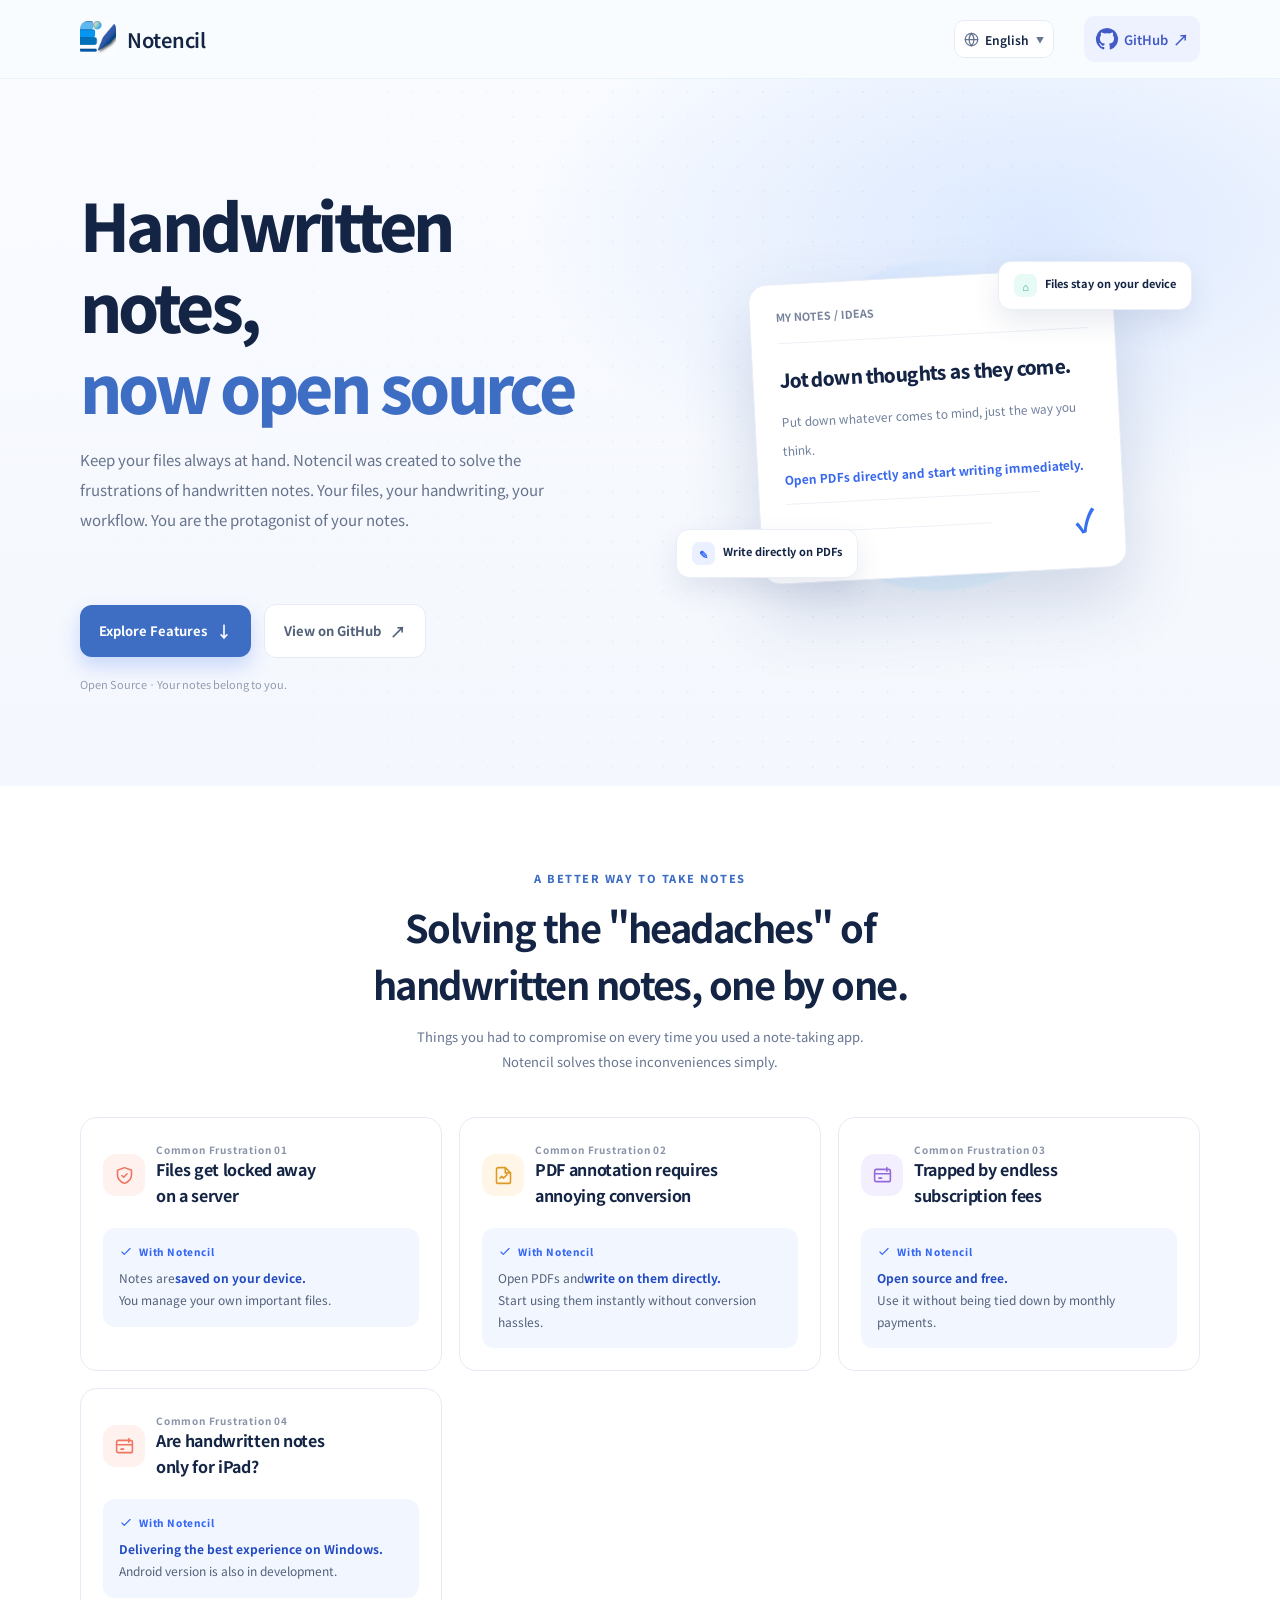
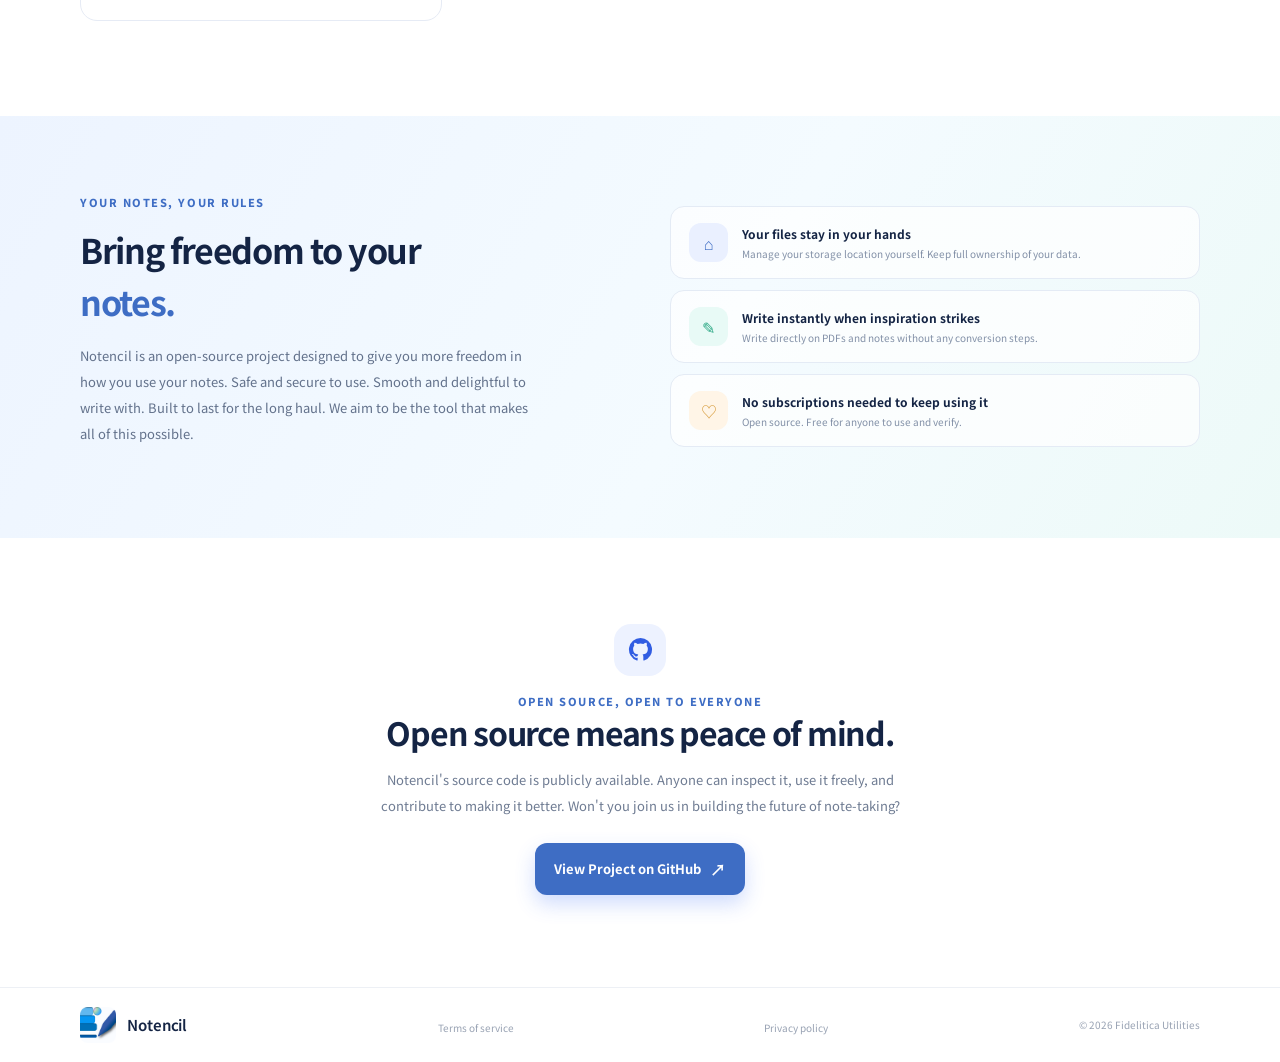
<file: index.html>
<!doctype html>
<html lang="ja">

<script src="./res/script.js" defer></script>

<head>
    <meta charset="utf-8">
    <meta name="viewport" content="width=device-width, initial-scale=1">
    <meta name="theme-color" content="#f5f8ff">
    <meta name="description" content="手書きノートの不満を解決する、オープンソースのノートアプリ Notencil。ファイルはあなたの手元に。PDFにそのまま書き込み。買い切りで、ずっと自由に。">
    <title>Notencil</title>
    <link rel="icon" href="res/notencil.ico">
    <link rel="stylesheet" href="res/site.css">
</head>

<body>
    <header class="site-header">
        <div class="wrap nav">
            <a class="brand" href="#top" aria-label="Notencil Home">
                <img src="res/notencil_icon5.png" width="36" height="36" alt="">
                <span>Notencil</span>
            </a>

            <nav class="navlinks" aria-label="メインナビゲーション">
                <!-- 言語切り替えコンボボックス -->
                <div class="lang-picker">
                    <svg class="lang-icon" viewBox="0 0 24 24" fill="none" stroke="currentColor" stroke-width="2"
                        stroke-linecap="round" stroke-linejoin="round">
                        <circle cx="12" cy="12" r="10"></circle>
                        <line x1="2" y1="12" x2="22" y2="12"></line>
                        <path
                            d="M12 2a15.3 15.3 0 0 1 4 10 15.3 15.3 0 0 1-4 10 15.3 15.3 0 0 1-4-10 15.3 15.3 0 0 1 4-10z">
                        </path>
                    </svg>
                    <select id="langSwitch" aria-label="言語選択">
                        <option value="en">English</option>
                        <option value="ja">日本語</option>
                    </select>
                    <span class="select-arrow">▼</span>
                </div>
                <a class="nav-cta" href="https://github.com/search?q=Notencil&type=repositories" target="_blank"
                    rel="noreferrer">
                    <svg class="cta-icon" viewBox="0 0 24 24" fill="currentColor" aria-hidden="true">
                        <path
                            d="M12 .9a11.1 11.1 0 0 0-3.51 21.63c.56.1.76-.24.76-.54v-2.08c-3.1.67-3.75-1.32-3.75-1.32-.5-1.28-1.24-1.62-1.24-1.62-1.01-.69.08-.68.08-.68 1.12.08 1.7 1.15 1.7 1.15.99 1.69 2.59 1.2 3.22.91.1-.72.39-1.2.7-1.48-2.47-.28-5.07-1.24-5.07-5.5 0-1.21.43-2.2 1.15-2.97-.12-.28-.5-1.41.11-2.93 0 0 .94-.3 3.05 1.14a10.6 10.6 0 0 1 5.55 0c2.12-1.44 3.04-1.14 3.04-1.14.61 1.52.23 2.65.12 2.93.71.77 1.14 1.76 1.14 2.97 0 4.27-2.6 5.21-5.08 5.49.4.34.75 1.02.75 2.06v3.07c0 .3.2.65.77.54A11.1 11.1 0 0 0 12 .9Z" />
                    </svg>
                    GitHub
                    <span class="arrow">↗</span>
                </a>
            </nav>
        </div>
    </header>
    <main id="top">
        <section class="hero">
            <div class="wrap hero-grid">
                <div class="hero-copy">
                    <h1>Handwritten notes,<br><span>now open source</span></h1>
                    <p class="lead">Keep your files always at hand. Notencil was created to
                        solve
                        the frustrations of
                        handwritten notes. Your files, your handwriting, your workflow. You are the protagonist of your
                        notes. </p><br>
                    <script type="module" src="https://get.microsoft.com/badge/ms-store-badge.bundled.js"></script>
                    <ms-store-badge productid="9pppbn1xxrl9" productname="Notencil" window-mode="direct" theme="auto"
                        size="small" language="ja" animation="on">
                    </ms-store-badge>
                    <div class="actions"><a class="btn primary" href="#features">Explore Features <span
                                class="arrow">↓</span></a><a class="btn secondary"
                            href="https://github.com/search?q=Notencil&type=repositories" target="_blank"
                            rel="noreferrer">View on GitHub<span class="arrow">↗</span></a></div>
                    <div class="hero-note">Open Source · Your notes belong to you.</div>
                </div>
                <div class="visual" aria-label="Notencilでノートに書き込むイメージ">
                    <div class="orb"></div>
                    <div class="paper">
                        <div class="paper-top"><span>MY NOTES / IDEAS</span><span
                                class="dots"><b></b><b></b><b></b></span></div>
                        <div class="page-title">Jot down thoughts as they come.</div>
                        <div class="scribble">Put down whatever comes to mind, just the way you think.<br><span
                                class="blue-ink">Open PDFs directly and start writing immediately.</span><br><span
                                class="underline"></span><br><span class="underline" style="width:66%"></span></div>
                        <div class="scribblemark">✓</div>
                    </div>
                    <div class="float local"><span class="ficon">⌂</span>Files stay on your device</div>
                    <div class="float pdf"><span class="ficon">✎</span>Write directly on PDFs</div>
                </div>
            </div>
        </section>
        <section class="pain" id="features">
            <div class="wrap">
                <div class="section-head">
                    <div class="kicker">A BETTER WAY TO TAKE NOTES</div>
                    <h2>Solving the "headaches" of<br>handwritten notes, one by one.</h2>
                    <p>Things you had to compromise on every time you used a note-taking
                        app.<br>Notencil solves those inconveniences simply.</p>
                </div>
                <div class="cards">
                    <article class="card">
                        <div class="card-top">
                            <div class="card-icon"><svg viewBox="0 0 24 24" fill="none">
                                    <path d="M12 3 20 6v5c0 5-3.4 8.2-8 10-4.6-1.8-8-5-8-10V6l8-3Z"
                                        stroke="currentColor" stroke-width="1.8" stroke-linejoin="round" />
                                    <path d="m9 12 2 2 4-4" stroke="currentColor" stroke-width="1.8"
                                        stroke-linecap="round" stroke-linejoin="round" />
                                </svg></div>
                            <div>
                                <div class="worry-label">Common Frustration 01</div>
                                <h3>Files get locked away<br>on a server</h3>
                            </div>
                        </div>
                        <div class="solution">
                            <div class="solution-label"><svg viewBox="0 0 24 24" fill="none">
                                    <path d="m5 12 4 4L19 6" stroke="currentColor" stroke-width="2"
                                        stroke-linecap="round" stroke-linejoin="round" />
                                </svg> With Notencil</div>
                            <p>Notes are<strong>saved on your device.</strong><br>You manage your own important files.
                            </p>
                        </div>
                    </article>
                    <article class="card">
                        <div class="card-top">
                            <div class="card-icon"><svg viewBox="0 0 24 24" fill="none">
                                    <path d="M14 3H6a2 2 0 0 0-2 2v14a2 2 0 0 0 2 2h12a2 2 0 0 0 2-2V9l-6-6Z"
                                        stroke="currentColor" stroke-width="1.8" stroke-linejoin="round" />
                                    <path d="M14 3v6h6M8 15l2-2 2 2 4-4" stroke="currentColor" stroke-width="1.8"
                                        stroke-linecap="round" stroke-linejoin="round" />
                                </svg></div>
                            <div>
                                <div class="worry-label">Common Frustration 02</div>
                                <h3>PDF annotation requires<br>annoying conversion</h3>
                            </div>
                        </div>
                        <div class="solution">
                            <div class="solution-label"><svg viewBox="0 0 24 24" fill="none">
                                    <path d="m5 12 4 4L19 6" stroke="currentColor" stroke-width="2"
                                        stroke-linecap="round" stroke-linejoin="round" />
                                </svg> With Notencil</div>
                            <p>Open PDFs and<strong>write on them directly.</strong><br>Start using them instantly
                                without conversion hassles.</p>
                        </div>
                    </article>
                    <article class="card">
                        <div class="card-top">
                            <div class="card-icon"><svg viewBox="0 0 24 24" fill="none">
                                    <rect x="3" y="5" width="18" height="14" rx="2" stroke="currentColor"
                                        stroke-width="1.8" />
                                    <path d="M3 10h18M8 15h3" stroke="currentColor" stroke-width="1.8"
                                        stroke-linecap="round" />
                                    <path d="M17 3v4" stroke="currentColor" stroke-width="1.8" stroke-linecap="round" />
                                </svg></div>
                            <div>
                                <div class="worry-label">Common Frustration 03</div>
                                <h3>Trapped by endless<br>subscription fees</h3>
                            </div>
                        </div>
                        <div class="solution">
                            <div class="solution-label"><svg viewBox="0 0 24 24" fill="none">
                                    <path d="m5 12 4 4L19 6" stroke="currentColor" stroke-width="2"
                                        stroke-linecap="round" stroke-linejoin="round" />
                                </svg> With Notencil</div>
                            <p><strong>Open source and free.</strong><br>Use it without being tied down by monthly
                                payments.</p>
                        </div>
                    </article>
                    <article class="card">
                        <div class="card-top">
                            <div class="card-icon"><svg viewBox="0 0 24 24" fill="none">
                                    <rect x="3" y="5" width="18" height="14" rx="2" stroke="currentColor"
                                        stroke-width="1.8" />
                                    <path d="M3 10h18M8 15h3" stroke="currentColor" stroke-width="1.8"
                                        stroke-linecap="round" />
                                    <path d="M17 3v4" stroke="currentColor" stroke-width="1.8" stroke-linecap="round" />
                                </svg></div>
                            <div>
                                <div class="worry-label">Common Frustration 04</div>
                                <h3>Are handwritten notes<br>only for iPad?</h3>
                            </div>
                        </div>
                        <div class="solution">
                            <div class="solution-label"><svg viewBox="0 0 24 24" fill="none">
                                    <path d="m5 12 4 4L19 6" stroke="currentColor" stroke-width="2"
                                        stroke-linecap="round" stroke-linejoin="round" />
                                </svg> With Notencil</div>
                            <p><strong>Delivering the best experience on Windows.</strong><br>Android version is also in
                                development.</p>
                        </div>
                    </article>
                </div>
            </div>
        </section>
        <section class="principle">
            <div class="wrap principle-grid">
                <div>
                    <div class="kicker">YOUR NOTES, YOUR RULES</div>
                    <h2>Bring freedom to your<br><span>notes.</span></h2>
                    <p>Notencil is an open-source project designed to give you more freedom in how you use your notes.
                        Safe and secure to use. Smooth and delightful to write with. Built to last for the long haul. We
                        aim to be the tool that makes all of this possible.</p>
                </div>
                <div class="pillars">
                    <div class="pillar"><span class="pillar-icon">⌂</span>
                        <div><strong>Your files stay in your hands</strong><small>Manage your storage location yourself.
                                Keep full ownership of your data.</small></div>
                    </div>
                    <div class="pillar"><span class="pillar-icon">✎</span>
                        <div><strong>Write instantly when inspiration
                                strikes</strong><small>Write directly on PDFs and notes without any conversion
                                steps.</small></div>
                    </div>
                    <div class="pillar"><span class="pillar-icon">♡</span>
                        <div><strong>No subscriptions needed to keep using
                                it</strong><small>Open source. Free for anyone to use and verify.</small></div>
                    </div>
                </div>
            </div>
        </section>
        <section class="open-source" id="open-source">
            <div class="wrap">
                <div class="github-icon">
                    <svg viewBox="0 0 24 24" fill="currentColor" aria-hidden="true">
                        <path
                            d="M12 .9a11.1 11.1 0 0 0-3.51 21.63c.56.1.76-.24.76-.54v-2.08c-3.1.67-3.75-1.32-3.75-1.32-.5-1.28-1.24-1.62-1.24-1.62-1.01-.69.08-.68.08-.68 1.12.08 1.7 1.15 1.7 1.15.99 1.69 2.59 1.2 3.22.91.1-.72.39-1.2.7-1.48-2.47-.28-5.07-1.24-5.07-5.5 0-1.21.43-2.2 1.15-2.97-.12-.28-.5-1.41.11-2.93 0 0 .94-.3 3.05 1.14a10.6 10.6 0 0 1 5.55 0c2.12-1.44 3.04-1.14 3.04-1.14.61 1.52.23 2.65.12 2.93.71.77 1.14 1.76 1.14 2.97 0 4.27-2.6 5.21-5.08 5.49.4.34.75 1.02.75 2.06v3.07c0 .3.2.65.77.54A11.1 11.1 0 0 0 12 .9Z" />
                    </svg>
                </div>
                <div class="kicker">OPEN SOURCE, OPEN TO EVERYONE</div>
                <h2>Open source means peace of mind.</h2>
                <p>Notencil's source code is publicly available. Anyone can inspect it, use it freely, and contribute to
                    making it better. Won't you join us in building the future of note-taking?</p><a class="btn primary"
                    href="https://github.com/search?q=Notencil&type=repositories" target="_blank" rel="noreferrer">View
                    Project on GitHub <span class="arrow">↗</span></a>
            </div>
        </section>
    </main>
    <footer class="foot">
        <div class="wrap foot-inner">
            <a class="brand" href="#top">
                <img src="res/notencil_icon5.png" width="36" height="36" alt="">
                <span> Notencil </span>
            </a>
            <a href="./terms.html"> <span class="copyright"> Terms of service </span> </a>
            <a href="./privacy.html"> <span class="copyright"> Privacy policy </span> </a>
            <span class="copyright">© 2026 Fidelitica Utilities</span>
        </div>
    </footer>
</body>

</html>
</file>
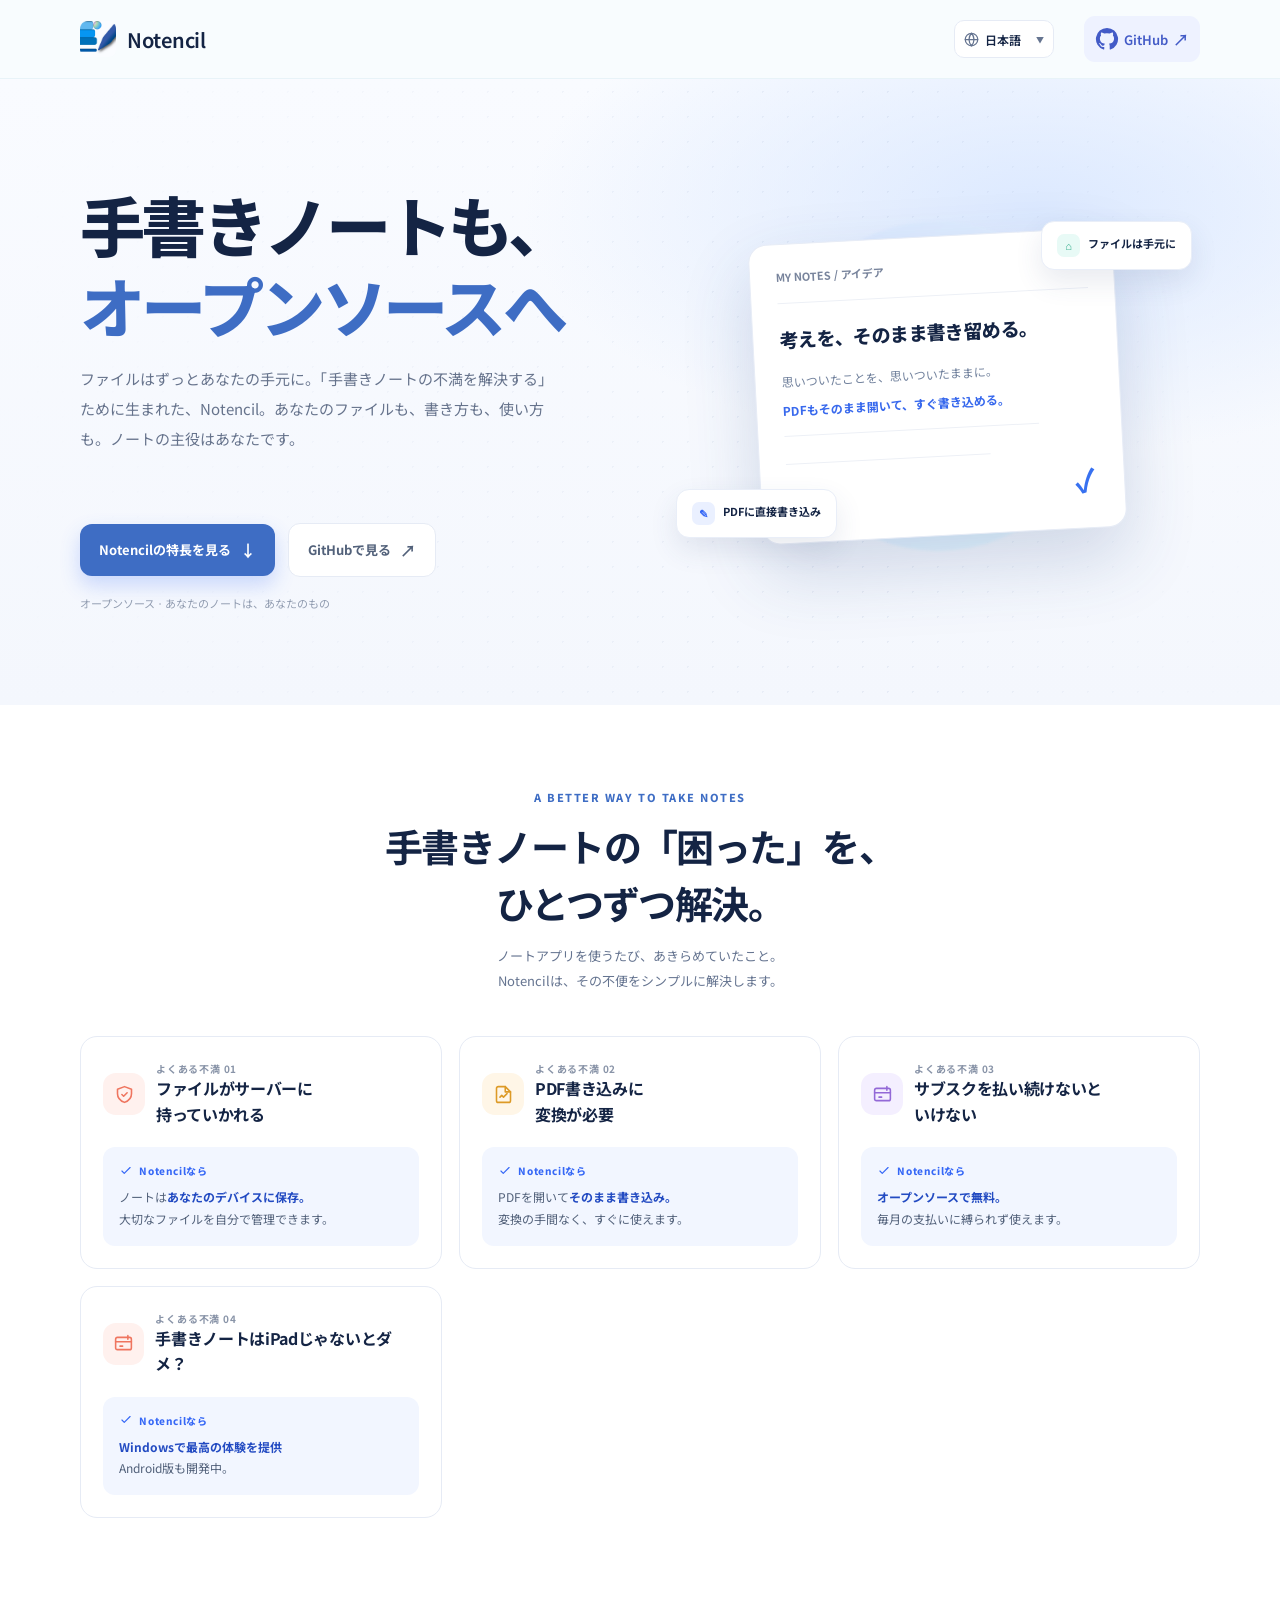
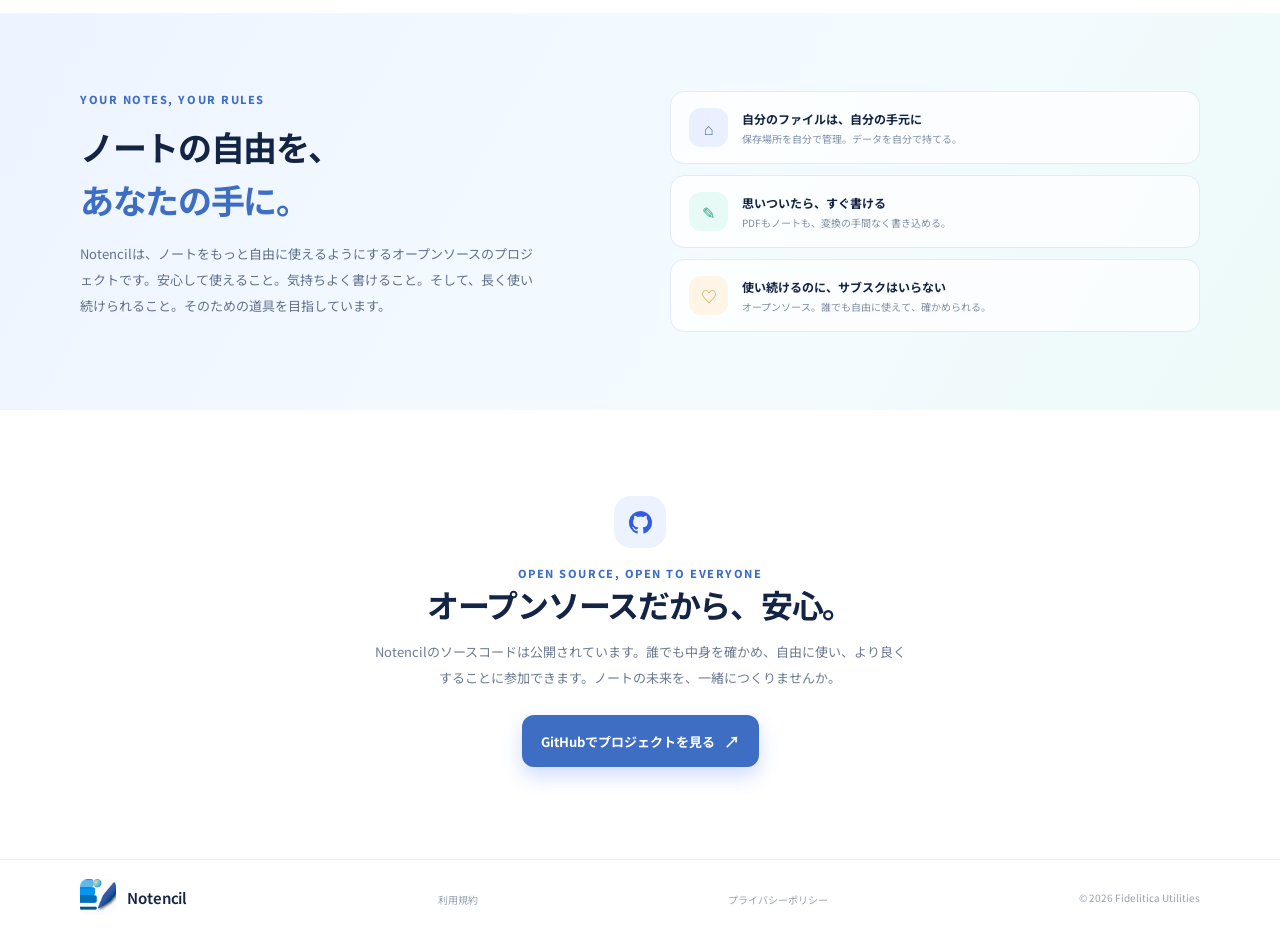
<file: ja/index.html>
<!doctype html>
<html lang="ja">

<script src="../res/script.js" defer></script>

<head>
    <meta charset="utf-8">
    <meta name="viewport" content="width=device-width, initial-scale=1">
    <meta name="theme-color" content="#f5f8ff">
    <meta name="description" content="手書きノートの不満を解決する、オープンソースのノートアプリ Notencil。ファイルはあなたの手元に。PDFにそのまま書き込み。買い切りで、ずっと自由に。">
    <title>Notencil</title>
    <link rel="icon" href="../res/notencil.ico">
    <link rel="stylesheet" href="../res/site.css">
</head>

<body>
    <header class="site-header">
        <div class="wrap nav">
            <a class="brand" href="#top" aria-label="Notencil ホーム">
                <img src="../res/notencil_icon5.png" width="36" height="36" alt="">
                <span>Notencil</span>
            </a>
            <nav class="navlinks" aria-label="メインナビゲーション">
                <!-- 言語切り替えコンボボックス -->
                <div class="lang-picker">
                    <svg class="lang-icon" viewBox="0 0 24 24" fill="none" stroke="currentColor" stroke-width="2"
                        stroke-linecap="round" stroke-linejoin="round">
                        <circle cx="12" cy="12" r="10"></circle>
                        <line x1="2" y1="12" x2="22" y2="12"></line>
                        <path
                            d="M12 2a15.3 15.3 0 0 1 4 10 15.3 15.3 0 0 1-4 10 15.3 15.3 0 0 1-4-10 15.3 15.3 0 0 1 4-10z">
                        </path>
                    </svg>
                    <select id="langSwitch" aria-label="言語選択">
                        <option value="en">English</option>
                        <option value="ja">日本語</option>
                    </select>
                    <span class="select-arrow">▼</span>
                </div>
                <a class="nav-cta" href="https://github.com/search?q=Notencil&type=repositories" target="_blank"
                    rel="noreferrer"><svg class="cta-icon" viewBox="0 0 24 24" fill="currentColor" aria-hidden="true">
                        <path
                            d="M12 .9a11.1 11.1 0 0 0-3.51 21.63c.56.1.76-.24.76-.54v-2.08c-3.1.67-3.75-1.32-3.75-1.32-.5-1.28-1.24-1.62-1.24-1.62-1.01-.69.08-.68.08-.68 1.12.08 1.7 1.15 1.7 1.15.99 1.69 2.59 1.2 3.22.91.1-.72.39-1.2.7-1.48-2.47-.28-5.07-1.24-5.07-5.5 0-1.21.43-2.2 1.15-2.97-.12-.28-.5-1.41.11-2.93 0 0 .94-.3 3.05 1.14a10.6 10.6 0 0 1 5.55 0c2.12-1.44 3.04-1.14 3.04-1.14.61 1.52.23 2.65.12 2.93.71.77 1.14 1.76 1.14 2.97 0 4.27-2.6 5.21-5.08 5.49.4.34.75 1.02.75 2.06v3.07c0 .3.2.65.77.54A11.1 11.1 0 0 0 12 .9Z" />
                    </svg>GitHub
                    <span class="arrow">↗</span>
                </a>
            </nav>
        </div>
    </header>
    <main id="top">
        <section class="hero">
            <div class="wrap hero-grid">
                <div class="hero-copy">
                    <h1>手書きノートも、<br><span>オープンソースへ</span></h1>
                    <p class="lead">ファイルはずっとあなたの手元に。「手書きノートの不満を解決する」ために生まれた、Notencil。あなたのファイルも、書き方も、使い方も。ノートの主役はあなたです。
                    </p><br>
                    <script type="module" src="https://get.microsoft.com/badge/ms-store-badge.bundled.js"></script>
                    <ms-store-badge productid="9pppbn1xxrl9" productname="Notencil" window-mode="direct" theme="auto"
                        size="small" language="ja" animation="on">
                    </ms-store-badge>
                    <div class="actions"><a class="btn primary" href="#why">Notencilの特長を見る <span
                                class="arrow">↓</span></a><a class="btn secondary"
                            href="https://github.com/search?q=Notencil&type=repositories" target="_blank"
                            rel="noreferrer">GitHubで見る <span class="arrow">↗</span></a></div>
                    <div class="hero-note">オープンソース · あなたのノートは、あなたのもの</div>
                </div>
                <div class="visual" aria-label="Notencilでノートに書き込むイメージ">
                    <div class="orb"></div>
                    <div class="paper">
                        <div class="paper-top"><span>MY NOTES / アイデア</span><span
                                class="dots"><b></b><b></b><b></b></span></div>
                        <div class="page-title">考えを、そのまま書き留める。</div>
                        <div class="scribble">思いついたことを、思いついたままに。<br><span
                                class="blue-ink">PDFもそのまま開いて、すぐ書き込める。</span><br><span class="underline"></span><br><span
                                class="underline" style="width:66%"></span></div>
                        <div class="scribblemark">✓</div>
                    </div>
                    <div class="float local"><span class="ficon">⌂</span>ファイルは手元に</div>
                    <div class="float pdf"><span class="ficon">✎</span>PDFに直接書き込み</div>
                </div>
            </div>
        </section>
        <section class="pain" id="why">
            <div class="wrap">
                <div class="section-head">
                    <div class="kicker">A BETTER WAY TO TAKE NOTES</div>
                    <h2>手書きノートの「困った」を、<br>ひとつずつ解決。</h2>
                    <p>ノートアプリを使うたび、あきらめていたこと。<br>Notencilは、その不便をシンプルに解決します。</p>
                </div>
                <div class="cards">
                    <article class="card">
                        <div class="card-top">
                            <div class="card-icon"><svg viewBox="0 0 24 24" fill="none">
                                    <path d="M12 3 20 6v5c0 5-3.4 8.2-8 10-4.6-1.8-8-5-8-10V6l8-3Z"
                                        stroke="currentColor" stroke-width="1.8" stroke-linejoin="round" />
                                    <path d="m9 12 2 2 4-4" stroke="currentColor" stroke-width="1.8"
                                        stroke-linecap="round" stroke-linejoin="round" />
                                </svg></div>
                            <div>
                                <div class="worry-label">よくある不満 01</div>
                                <h3>ファイルがサーバーに<br>持っていかれる</h3>
                            </div>
                        </div>
                        <div class="solution">
                            <div class="solution-label"><svg viewBox="0 0 24 24" fill="none">
                                    <path d="m5 12 4 4L19 6" stroke="currentColor" stroke-width="2"
                                        stroke-linecap="round" stroke-linejoin="round" />
                                </svg> Notencilなら</div>
                            <p>ノートは<strong>あなたのデバイスに保存。</strong><br>大切なファイルを自分で管理できます。</p>
                        </div>
                    </article>
                    <article class="card">
                        <div class="card-top">
                            <div class="card-icon"><svg viewBox="0 0 24 24" fill="none">
                                    <path d="M14 3H6a2 2 0 0 0-2 2v14a2 2 0 0 0 2 2h12a2 2 0 0 0 2-2V9l-6-6Z"
                                        stroke="currentColor" stroke-width="1.8" stroke-linejoin="round" />
                                    <path d="M14 3v6h6M8 15l2-2 2 2 4-4" stroke="currentColor" stroke-width="1.8"
                                        stroke-linecap="round" stroke-linejoin="round" />
                                </svg></div>
                            <div>
                                <div class="worry-label">よくある不満 02</div>
                                <h3>PDF書き込みに<br>変換が必要</h3>
                            </div>
                        </div>
                        <div class="solution">
                            <div class="solution-label"><svg viewBox="0 0 24 24" fill="none">
                                    <path d="m5 12 4 4L19 6" stroke="currentColor" stroke-width="2"
                                        stroke-linecap="round" stroke-linejoin="round" />
                                </svg> Notencilなら</div>
                            <p>PDFを開いて<strong>そのまま書き込み。</strong><br>変換の手間なく、すぐに使えます。</p>
                        </div>
                    </article>
                    <article class="card">
                        <div class="card-top">
                            <div class="card-icon"><svg viewBox="0 0 24 24" fill="none">
                                    <rect x="3" y="5" width="18" height="14" rx="2" stroke="currentColor"
                                        stroke-width="1.8" />
                                    <path d="M3 10h18M8 15h3" stroke="currentColor" stroke-width="1.8"
                                        stroke-linecap="round" />
                                    <path d="M17 3v4" stroke="currentColor" stroke-width="1.8" stroke-linecap="round" />
                                </svg></div>
                            <div>
                                <div class="worry-label">よくある不満 03</div>
                                <h3>サブスクを払い続けないと<br>いけない</h3>
                            </div>
                        </div>
                        <div class="solution">
                            <div class="solution-label"><svg viewBox="0 0 24 24" fill="none">
                                    <path d="m5 12 4 4L19 6" stroke="currentColor" stroke-width="2"
                                        stroke-linecap="round" stroke-linejoin="round" />
                                </svg> Notencilなら</div>
                            <p><strong>オープンソースで無料。</strong><br>毎月の支払いに縛られず使えます。</p>
                        </div>
                    </article>
                    <article class="card">
                        <div class="card-top">
                            <div class="card-icon"><svg viewBox="0 0 24 24" fill="none">
                                    <rect x="3" y="5" width="18" height="14" rx="2" stroke="currentColor"
                                        stroke-width="1.8" />
                                    <path d="M3 10h18M8 15h3" stroke="currentColor" stroke-width="1.8"
                                        stroke-linecap="round" />
                                    <path d="M17 3v4" stroke="currentColor" stroke-width="1.8" stroke-linecap="round" />
                                </svg></div>
                            <div>
                                <div class="worry-label">よくある不満 04</div>
                                <h3>手書きノートはiPadじゃないとダメ？</h3>
                            </div>
                        </div>
                        <div class="solution">
                            <div class="solution-label"><svg viewBox="0 0 24 24" fill="none">
                                    <path d="m5 12 4 4L19 6" stroke="currentColor" stroke-width="2"
                                        stroke-linecap="round" stroke-linejoin="round" />
                                </svg> Notencilなら</div>
                            <p><strong>Windowsで最高の体験を提供</strong><br>Android版も開発中。</p>
                        </div>
                    </article>
                </div>
            </div>
        </section>
        <section class="principle">
            <div class="wrap principle-grid">
                <div>
                    <div class="kicker">YOUR NOTES, YOUR RULES</div>
                    <h2>ノートの自由を、<br><span>あなたの手に。</span></h2>
                    <p>Notencilは、ノートをもっと自由に使えるようにするオープンソースのプロジェクトです。安心して使えること。気持ちよく書けること。そして、長く使い続けられること。そのための道具を目指しています。
                    </p>
                </div>
                <div class="pillars">
                    <div class="pillar"><span class="pillar-icon">⌂</span>
                        <div><strong>自分のファイルは、自分の手元に</strong><small>保存場所を自分で管理。データを自分で持てる。</small></div>
                    </div>
                    <div class="pillar"><span class="pillar-icon">✎</span>
                        <div><strong>思いついたら、すぐ書ける</strong><small>PDFもノートも、変換の手間なく書き込める。</small></div>
                    </div>
                    <div class="pillar"><span class="pillar-icon">♡</span>
                        <div><strong>使い続けるのに、サブスクはいらない</strong><small>オープンソース。誰でも自由に使えて、確かめられる。</small></div>
                    </div>
                </div>
            </div>
        </section>
        <section class="open-source" id="open-source">
            <div class="wrap">
                <div class="github-icon"><svg viewBox="0 0 24 24" fill="currentColor" aria-hidden="true">
                        <path
                            d="M12 .9a11.1 11.1 0 0 0-3.51 21.63c.56.1.76-.24.76-.54v-2.08c-3.1.67-3.75-1.32-3.75-1.32-.5-1.28-1.24-1.62-1.24-1.62-1.01-.69.08-.68.08-.68 1.12.08 1.7 1.15 1.7 1.15.99 1.69 2.59 1.2 3.22.91.1-.72.39-1.2.7-1.48-2.47-.28-5.07-1.24-5.07-5.5 0-1.21.43-2.2 1.15-2.97-.12-.28-.5-1.41.11-2.93 0 0 .94-.3 3.05 1.14a10.6 10.6 0 0 1 5.55 0c2.12-1.44 3.04-1.14 3.04-1.14.61 1.52.23 2.65.12 2.93.71.77 1.14 1.76 1.14 2.97 0 4.27-2.6 5.21-5.08 5.49.4.34.75 1.02.75 2.06v3.07c0 .3.2.65.77.54A11.1 11.1 0 0 0 12 .9Z" />
                    </svg></div>
                <div class="kicker">OPEN SOURCE, OPEN TO EVERYONE</div>
                <h2>オープンソースだから、安心。</h2>
                <p>Notencilのソースコードは公開されています。誰でも中身を確かめ、自由に使い、より良くすることに参加できます。ノートの未来を、一緒につくりませんか。</p><a
                    class="btn primary" href="https://github.com/search?q=Notencil&type=repositories" target="_blank"
                    rel="noreferrer">GitHubでプロジェクトを見る <span class="arrow">↗</span></a>
            </div>
        </section>
    </main>
    <footer class="foot">
        <div class="wrap foot-inner">
            <a class="brand" href="#top">
                <img src="../res/notencil_icon5.png" width="36" height="36" alt="">
                <span> Notencil </span>
            </a>
            <a href="./terms.html"> <span class="copyright"> 利用規約 </span> </a>
            <a href="./privacy.html"> <span class="copyright"> プライバシーポリシー </span> </a>
            <span class="copyright">© 2026 Fidelitica Utilities</span>
        </div>
    </footer>
</body>

</html>
</file>
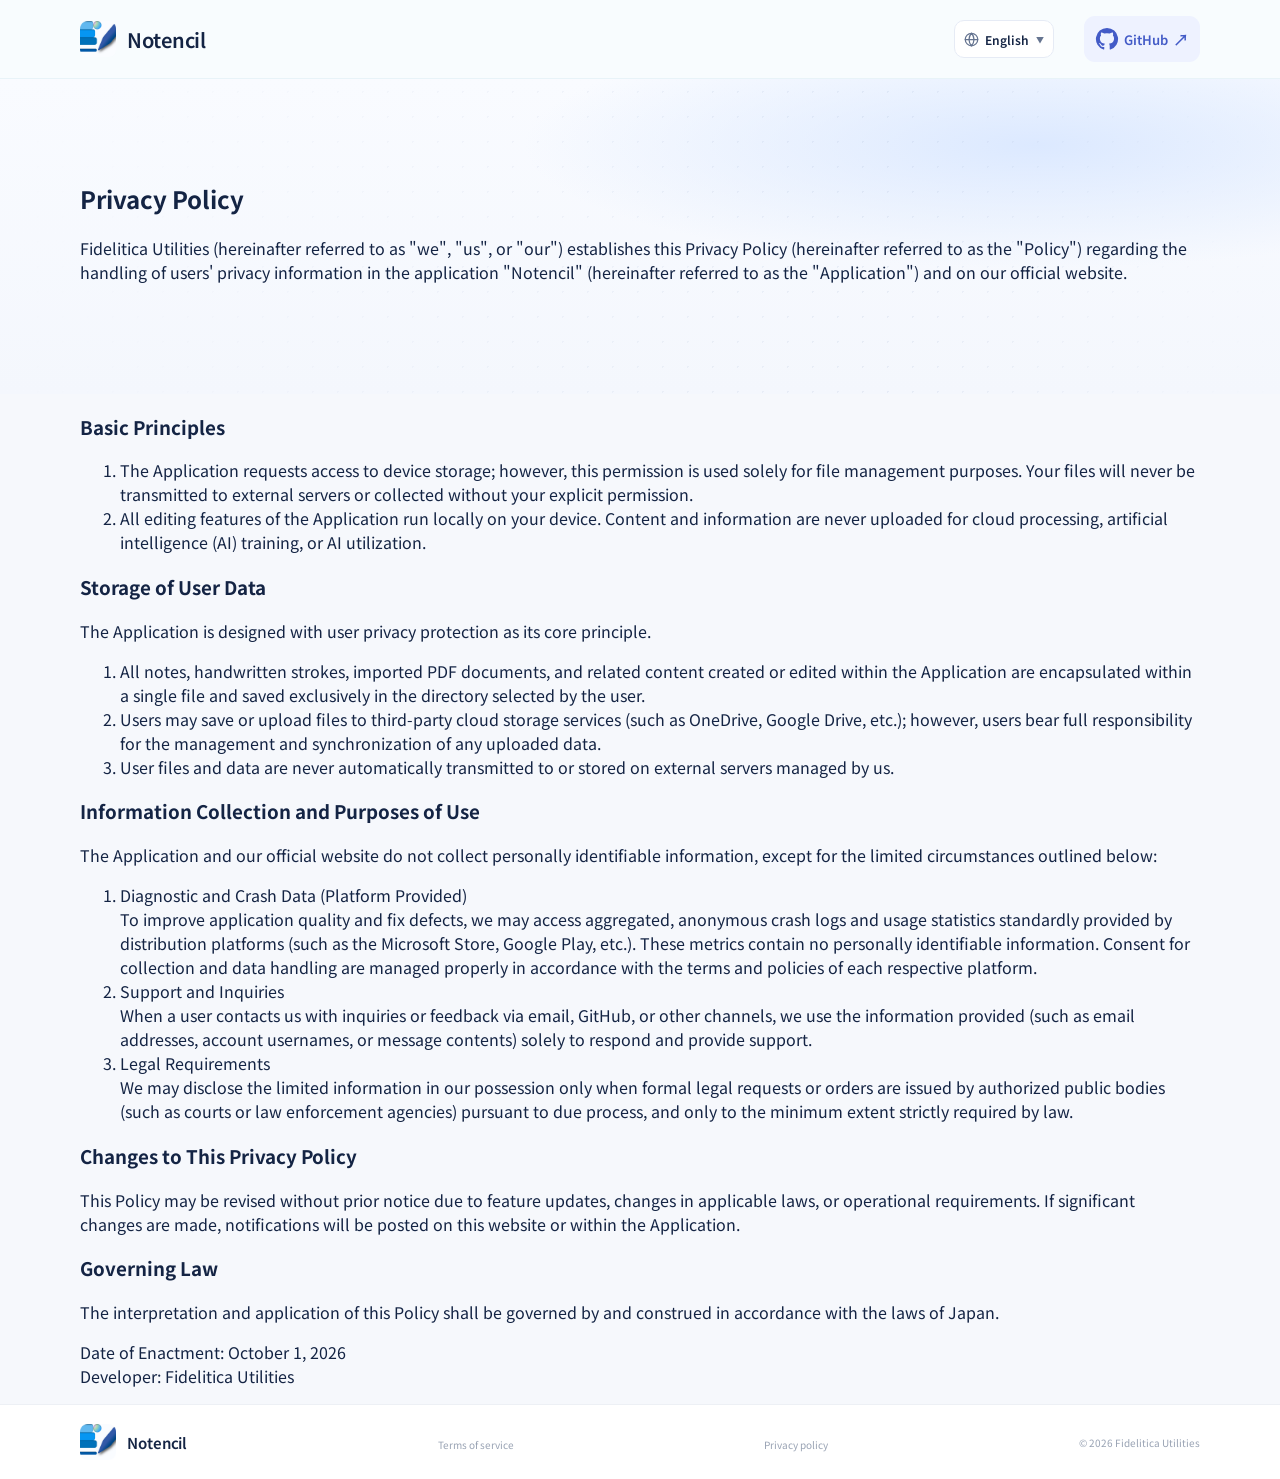
<file: privacy.html>
<!doctype html>
<html lang="ja">

<script src="./res/script.js" defer></script>

<head>
    <meta charset="utf-8">
    <meta name="viewport" content="width=device-width, initial-scale=1">
    <meta name="theme-color" content="#f5f8ff">
    <meta name="description" content="手書きノートの不満を解決する、オープンソースのノートアプリ Notencil。ファイルはあなたの手元に。PDFにそのまま書き込み。買い切りで、ずっと自由に。">
    <title>Notencil | Privacy Policy</title>
    <link rel="icon" href="res/notencil.ico">
    <link rel="stylesheet" href="res/site.css">
</head>

<body>
    <header class="site-header">
        <div class="wrap nav">
            <a class="brand" href="./index.html" aria-label="Notencil ホーム">
                <img src="res/notencil_icon5.png" width="36" height="36" alt="">
                <span>Notencil</span>
            </a>
            <nav class="navlinks" aria-label="メインナビゲーション">
                <!-- 言語切り替えコンボボックス -->
                <div class="lang-picker">
                    <svg class="lang-icon" viewBox="0 0 24 24" fill="none" stroke="currentColor" stroke-width="2"
                        stroke-linecap="round" stroke-linejoin="round">
                        <circle cx="12" cy="12" r="10"></circle>
                        <line x1="2" y1="12" x2="22" y2="12"></line>
                        <path
                            d="M12 2a15.3 15.3 0 0 1 4 10 15.3 15.3 0 0 1-4 10 15.3 15.3 0 0 1-4-10 15.3 15.3 0 0 1 4-10z">
                        </path>
                    </svg>
                    <select id="langSwitch_privacy" aria-label="言語選択">
                        <option value="en">English</option>
                        <option value="ja">日本語</option>
                    </select>
                    <span class="select-arrow">▼</span>
                </div>
                <a class="nav-cta" href="https://github.com/search?q=Notencil&type=repositories" target="_blank"
                    rel="noreferrer">
                    <svg class="cta-icon" viewBox="0 0 24 24" fill="currentColor" aria-hidden="true">
                        <path
                            d="M12 .9a11.1 11.1 0 0 0-3.51 21.63c.56.1.76-.24.76-.54v-2.08c-3.1.67-3.75-1.32-3.75-1.32-.5-1.28-1.24-1.62-1.24-1.62-1.01-.69.08-.68.08-.68 1.12.08 1.7 1.15 1.7 1.15.99 1.69 2.59 1.2 3.22.91.1-.72.39-1.2.7-1.48-2.47-.28-5.07-1.24-5.07-5.5 0-1.21.43-2.2 1.15-2.97-.12-.28-.5-1.41.11-2.93 0 0 .94-.3 3.05 1.14a10.6 10.6 0 0 1 5.55 0c2.12-1.44 3.04-1.14 3.04-1.14.61 1.52.23 2.65.12 2.93.71.77 1.14 1.76 1.14 2.97 0 4.27-2.6 5.21-5.08 5.49.4.34.75 1.02.75 2.06v3.07c0 .3.2.65.77.54A11.1 11.1 0 0 0 12 .9Z" />
                    </svg>GitHub
                    <span class="arrow">↗</span>
                </a>
            </nav>
        </div>
    </header>
    <main id="top">
        <section class="hero" id="">
            <div class="wrap">
                <h2>Privacy Policy</h2>
                <p>
                    Fidelitica Utilities (hereinafter referred to as "we", "us", or "our") establishes this Privacy
                    Policy (hereinafter referred to as the "Policy") regarding the handling of users' privacy
                    information in the application "Notencil" (hereinafter referred to as the "Application") and on our
                    official website.
                </p>
            </div>
        </section>

        <section class="privacy-policy">
            <div class="wrap">
                <h3>Basic Principles</h3>
                <ol>
                    <li>The Application requests access to device storage; however, this permission is used solely for
                        file management purposes. Your files will never be transmitted to external servers or collected
                        without your explicit permission.</li>
                    <li>All editing features of the Application run locally on your device. Content and information are
                        never uploaded for cloud processing, artificial intelligence (AI) training, or AI utilization.
                    </li>
                </ol>

                <h3>Storage of User Data</h3>
                <p>
                    The Application is designed with user privacy protection as its core principle.
                <ol>
                    <li>All notes, handwritten strokes, imported PDF documents, and related content created or edited
                        within the Application are encapsulated within a single file and saved exclusively in the
                        directory selected by the user.</li>
                    <li>Users may save or upload files to third-party cloud storage services (such as OneDrive, Google
                        Drive, etc.); however, users bear full responsibility for the management and synchronization of
                        any uploaded data.</li>
                    <li>User files and data are never automatically transmitted to or stored on external servers managed
                        by us.</li>
                </ol>
                </p>

                <h3>Information Collection and Purposes of Use</h3>
                The Application and our official website do not collect personally identifiable information, except for
                the limited circumstances outlined below:
                <ol>
                    <li>Diagnostic and Crash Data (Platform Provided)</li>
                    To improve application quality and fix defects, we may access aggregated, anonymous crash logs and
                    usage statistics standardly provided by distribution platforms (such as the Microsoft Store, Google
                    Play, etc.). These metrics contain no personally identifiable information. Consent for collection
                    and data handling are managed properly in accordance with the terms and policies of each respective
                    platform.
                    <li>Support and Inquiries</li>
                    When a user contacts us with inquiries or feedback via email, GitHub, or other channels, we use the
                    information provided (such as email addresses, account usernames, or message contents) solely to
                    respond and provide support.
                    <li>Legal Requirements</li>
                    We may disclose the limited information in our possession only when formal legal requests or orders
                    are issued by authorized public bodies (such as courts or law enforcement agencies) pursuant to due
                    process, and only to the minimum extent strictly required by law.<br>
                </ol>

                <h3>Changes to This Privacy Policy</h3>
                <p>
                    This Policy may be revised without prior notice due to feature updates, changes in applicable laws,
                    or operational requirements. If significant changes are made, notifications will be posted on this
                    website or within the Application.
                </p>

                <h3>Governing Law</h3>
                <p>The interpretation and application of this Policy shall be governed by and construed in accordance
                    with the laws of Japan.</p>

                <!--
                    
                <h3>お問い合わせ窓口</h3>
                本ポリシーに関するお問い合わせや不具合報告は、以下よりご連絡ください。

                * 運営者: Fidelitica Utilities
                * GitHub: https://github.com/ （※リポジトリURLまたはIssueリンク）
                * 連絡先: （※連絡先メールアドレス）
                -->
                <p>
                    Date of Enactment: October 1, 2026
                    <br>
                    Developer: Fidelitica Utilities
                </p>
            </div>
        </section>
    </main>
    <footer class="foot">
        <div class="wrap foot-inner">
            <a class="brand" href="#top">
                <img src="res/notencil_icon5.png" width="36" height="36" alt="">
                <span> Notencil </span>
            </a>
            <a href="./terms.html"> <span class="copyright"> Terms of service </span> </a>
            <a href="./privacy.html"> <span class="copyright"> Privacy policy </span> </a>
            <span class="copyright">© 2026 Fidelitica Utilities</span>
        </div>
    </footer>
</body>

</html>
</file>
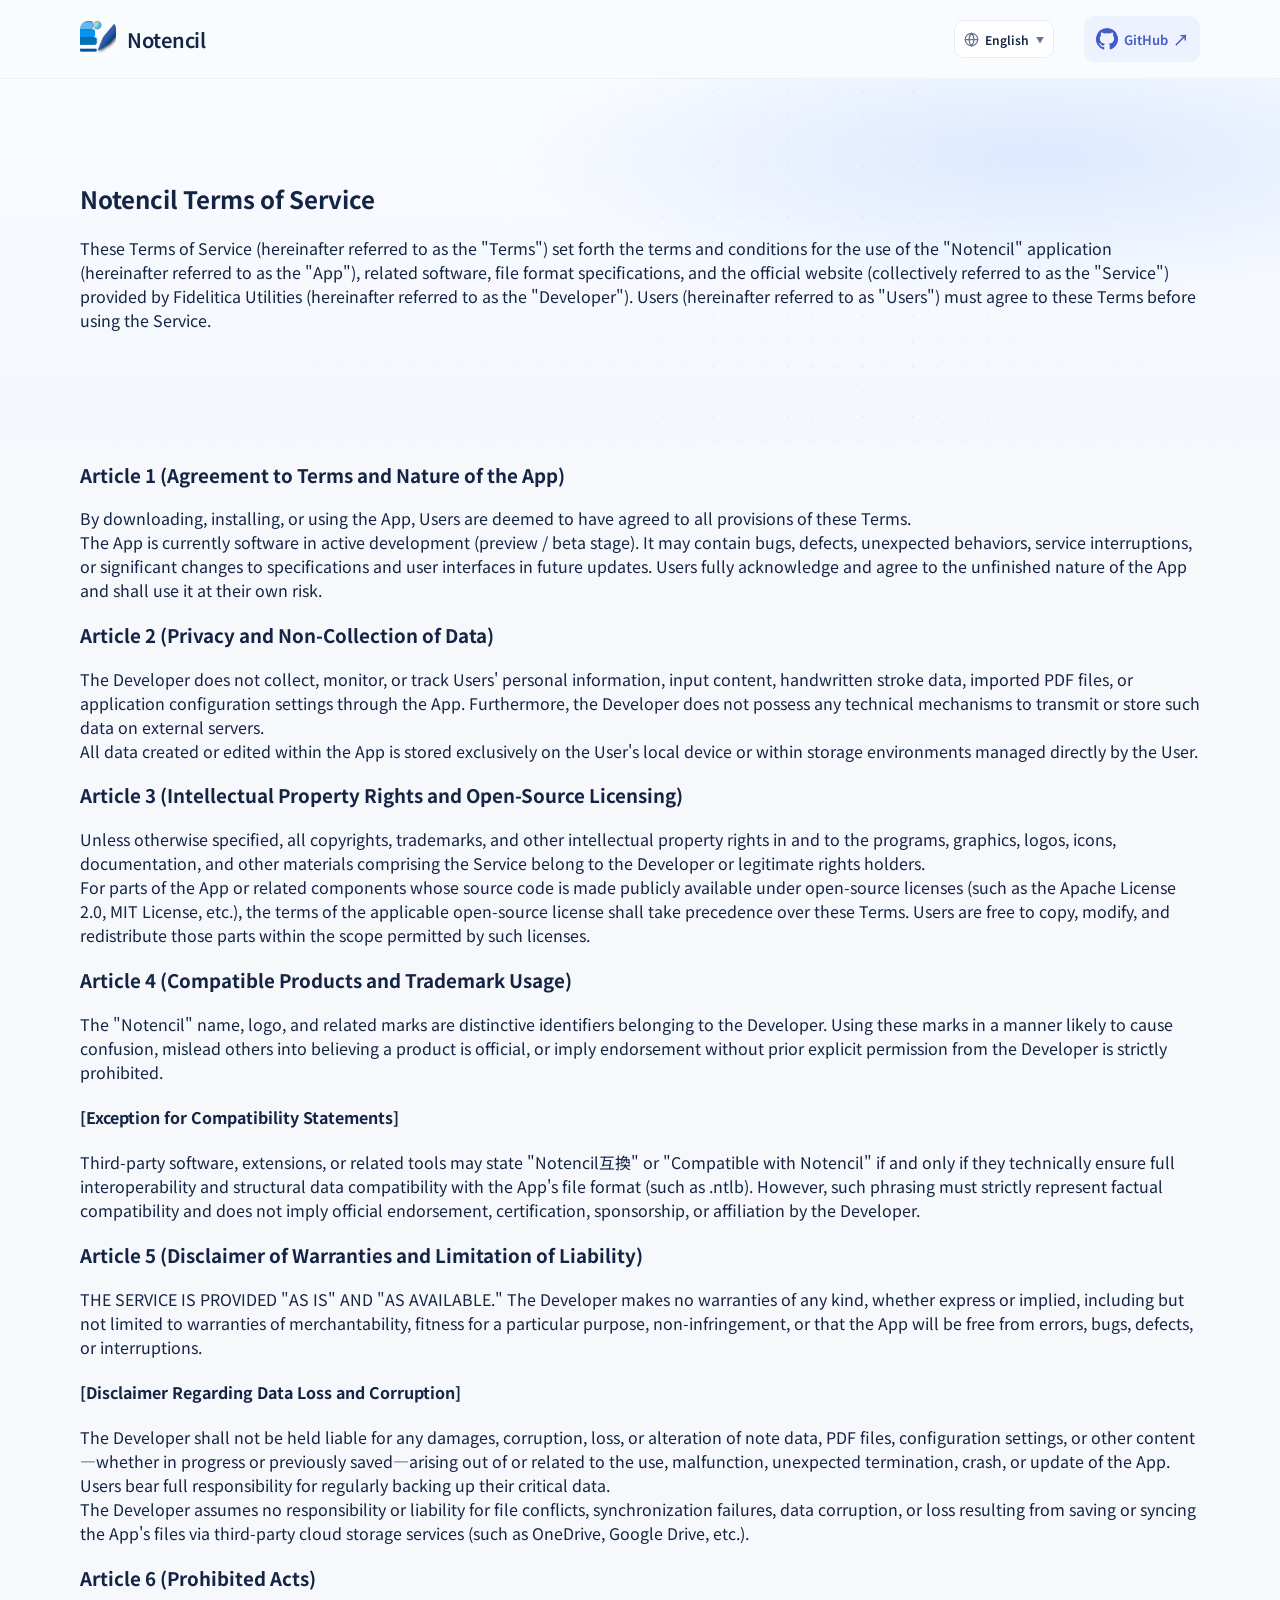
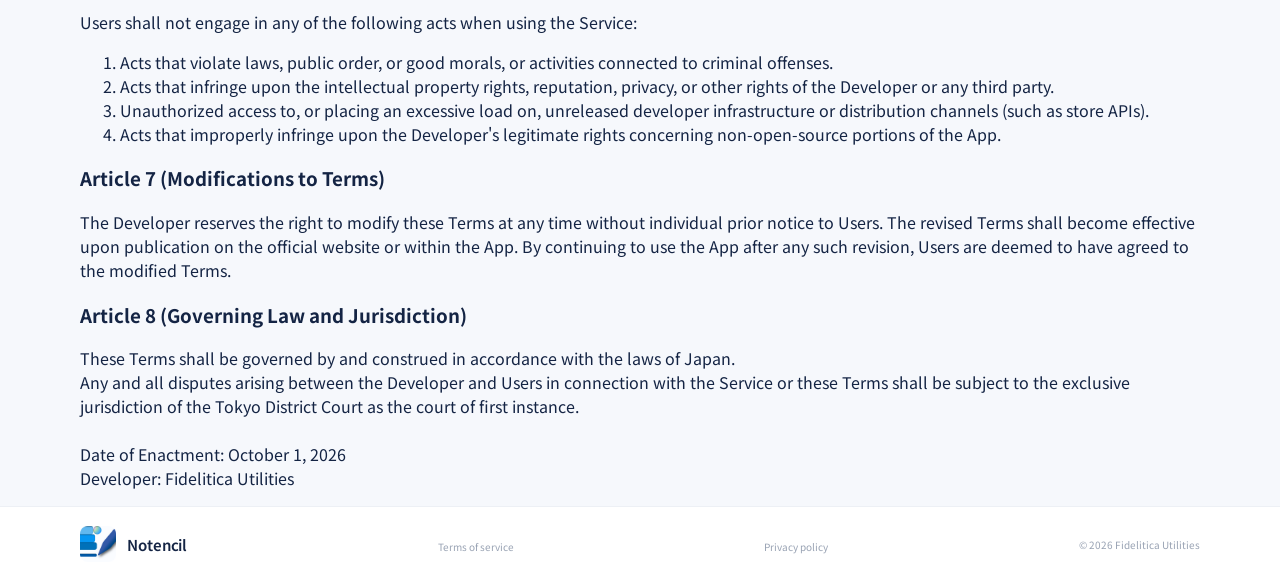
<file: terms.html>
<!doctype html>
<html lang="ja">

<script src="./res/script.js" defer></script>

<head>
    <meta charset="utf-8">
    <meta name="viewport" content="width=device-width, initial-scale=1">
    <meta name="theme-color" content="#f5f8ff">
    <meta name="description" content="手書きノートの不満を解決する、オープンソースのノートアプリ Notencil。ファイルはあなたの手元に。PDFにそのまま書き込み。買い切りで、ずっと自由に。">
    <title>Notencil | Terms of Service</title>
    <link rel="icon" href="res/notencil.ico">
    <link rel="stylesheet" href="res/site.css">
</head>

<body>
    <header class="site-header">
        <div class="wrap nav">
            <a class="brand" href="./index.html" aria-label="Notencil ホーム">
                <img src="res/notencil_icon5.png" width="36" height="36" alt="">
                <span>Notencil</span>
            </a>
            <nav class="navlinks" aria-label="メインナビゲーション">
                <!-- 言語切り替えコンボボックス -->
                <div class="lang-picker">
                    <svg class="lang-icon" viewBox="0 0 24 24" fill="none" stroke="currentColor" stroke-width="2"
                        stroke-linecap="round" stroke-linejoin="round">
                        <circle cx="12" cy="12" r="10"></circle>
                        <line x1="2" y1="12" x2="22" y2="12"></line>
                        <path
                            d="M12 2a15.3 15.3 0 0 1 4 10 15.3 15.3 0 0 1-4 10 15.3 15.3 0 0 1-4-10 15.3 15.3 0 0 1 4-10z">
                        </path>
                    </svg>
                    <select id="langSwitch_terms" aria-label="言語選択">
                        <option value="en">English</option>
                        <option value="ja">日本語</option>
                    </select>
                    <span class="select-arrow">▼</span>
                </div>
                <a class="nav-cta" href="https://github.com/search?q=Notencil&type=repositories" target="_blank"
                    rel="noreferrer"><svg class="cta-icon" viewBox="0 0 24 24" fill="currentColor" aria-hidden="true">
                        <path
                            d="M12 .9a11.1 11.1 0 0 0-3.51 21.63c.56.1.76-.24.76-.54v-2.08c-3.1.67-3.75-1.32-3.75-1.32-.5-1.28-1.24-1.62-1.24-1.62-1.01-.69.08-.68.08-.68 1.12.08 1.7 1.15 1.7 1.15.99 1.69 2.59 1.2 3.22.91.1-.72.39-1.2.7-1.48-2.47-.28-5.07-1.24-5.07-5.5 0-1.21.43-2.2 1.15-2.97-.12-.28-.5-1.41.11-2.93 0 0 .94-.3 3.05 1.14a10.6 10.6 0 0 1 5.55 0c2.12-1.44 3.04-1.14 3.04-1.14.61 1.52.23 2.65.12 2.93.71.77 1.14 1.76 1.14 2.97 0 4.27-2.6 5.21-5.08 5.49.4.34.75 1.02.75 2.06v3.07c0 .3.2.65.77.54A11.1 11.1 0 0 0 12 .9Z" />
                    </svg>GitHub
                    <span class="arrow">↗</span>
                </a>
            </nav>
        </div>
    </header>
    <main id="top">
        <section class="hero" id="">
            <div class="wrap">
                <h2>Notencil Terms of Service</h2>
                <p>
                    These Terms of Service (hereinafter referred to as the "Terms") set forth the terms and conditions
                    for the use of the "Notencil" application (hereinafter referred to as the "App"), related software,
                    file format specifications, and the official website (collectively referred to as the "Service")
                    provided by Fidelitica Utilities (hereinafter referred to as the "Developer"). Users (hereinafter
                    referred to as "Users") must agree to these Terms before using the Service.
                </p>
            </div>
        </section>

        <section class="terms">
            <div class="wrap">
                <h3>Article 1 (Agreement to Terms and Nature of the App)</h3>
                By downloading, installing, or using the App, Users are deemed to have agreed to all provisions of these
                Terms.
                <br>
                The App is currently software in active development (preview / beta stage). It may contain bugs,
                defects, unexpected behaviors, service interruptions, or significant changes to specifications and user
                interfaces in future updates. Users fully acknowledge and agree to the unfinished nature of the App and
                shall use it at their own risk.

                <h3>Article 2 (Privacy and Non-Collection of Data)</h3>
                The Developer does not collect, monitor, or track Users' personal information, input content,
                handwritten stroke data, imported PDF files, or application configuration settings through the App.
                Furthermore, the Developer does not possess any technical mechanisms to transmit or store such data on
                external servers.
                <br>
                All data created or edited within the App is stored exclusively on the User's local device or within
                storage environments managed directly by the User.

                <h3>Article 3 (Intellectual Property Rights and Open-Source Licensing)</h3>
                Unless otherwise specified, all copyrights, trademarks, and other intellectual property rights in and to
                the programs, graphics, logos, icons, documentation, and other materials comprising the Service belong
                to the Developer or legitimate rights holders.<br>
                For parts of the App or related components whose source code is made publicly available under
                open-source licenses (such as the Apache License 2.0, MIT License, etc.), the terms of the applicable
                open-source license shall take precedence over these Terms. Users are free to copy, modify, and
                redistribute those parts within the scope permitted by such licenses.

                <h3>Article 4 (Compatible Products and Trademark Usage)</h3>
                The "Notencil" name, logo, and related marks are distinctive identifiers belonging to the Developer.
                Using these marks in a manner likely to cause confusion, mislead others into believing a product is
                official, or imply endorsement without prior explicit permission from the Developer is strictly
                prohibited.

                <h4>[Exception for Compatibility Statements]</h4>
                Third-party software, extensions, or related tools may state "Notencil互換" or "Compatible with Notencil"
                if and only if they technically ensure full interoperability and structural data compatibility with the
                App's file format (such as .ntlb). However, such phrasing must strictly represent factual compatibility
                and does not imply official endorsement, certification, sponsorship, or affiliation by the Developer.

                <h3>Article 5 (Disclaimer of Warranties and Limitation of Liability)</h3>
                THE SERVICE IS PROVIDED "AS IS" AND "AS AVAILABLE." The Developer makes no warranties of any kind,
                whether express or implied, including but not limited to warranties of merchantability, fitness for a
                particular purpose, non-infringement, or that the App will be free from errors, bugs, defects, or
                interruptions.

                <h4>[Disclaimer Regarding Data Loss and Corruption]</h4>
                The Developer shall not be held liable for any damages, corruption, loss, or alteration of note data,
                PDF files, configuration settings, or other content—whether in progress or previously saved—arising out
                of or related to the use, malfunction, unexpected termination, crash, or update of the App. Users bear
                full responsibility for regularly backing up their critical data.
                <br>
                The Developer assumes no responsibility or liability for file conflicts, synchronization failures, data
                corruption, or loss resulting from saving or syncing the App's files via third-party cloud storage
                services (such as OneDrive, Google Drive, etc.).

                <h3>Article 6 (Prohibited Acts)</h3>
                Users shall not engage in any of the following acts when using the Service:
                <ol>
                    <li>Acts that violate laws, public order, or good morals, or activities connected to criminal
                        offenses.</li>
                    <li>Acts that infringe upon the intellectual property rights, reputation, privacy, or other rights
                        of the Developer or any third party.</li>
                    <li>Unauthorized access to, or placing an excessive load on, unreleased developer infrastructure or
                        distribution channels (such as store APIs).</li>
                    <li>Acts that improperly infringe upon the Developer's legitimate rights concerning non-open-source
                        portions of the App.</li>
                </ol>

                <h3>Article 7 (Modifications to Terms)</h3>
                The Developer reserves the right to modify these Terms at any time without individual prior notice to
                Users. The revised Terms shall become effective upon publication on the official website or within the
                App. By continuing to use the App after any such revision, Users are deemed to have agreed to the
                modified Terms.

                <h3>Article 8 (Governing Law and Jurisdiction)</h3>
                These Terms shall be governed by and construed in accordance with the laws of Japan.<br>

                Any and all disputes arising between the Developer and Users in connection with the Service or these
                Terms shall be subject to the exclusive jurisdiction of the Tokyo District Court as the court of first
                instance.
                <br>
                <br>
                Date of Enactment: October 1, 2026
                <br>
                Developer: Fidelitica Utilities
                </p>
            </div>
        </section>
    </main>
    <footer class="foot">
        <div class="wrap foot-inner">
            <a class="brand" href="#top">
                <img src="res/notencil_icon5.png" width="36" height="36" alt="">
                <span> Notencil </span>
            </a>
            <a href="./terms.html"> <span class="copyright"> Terms of service </span> </a>
            <a href="./privacy.html"> <span class="copyright"> Privacy policy </span> </a>
            <span class="copyright">© 2026 Fidelitica Utilities</span>
        </div>
    </footer>
</body>

</html>
</file>
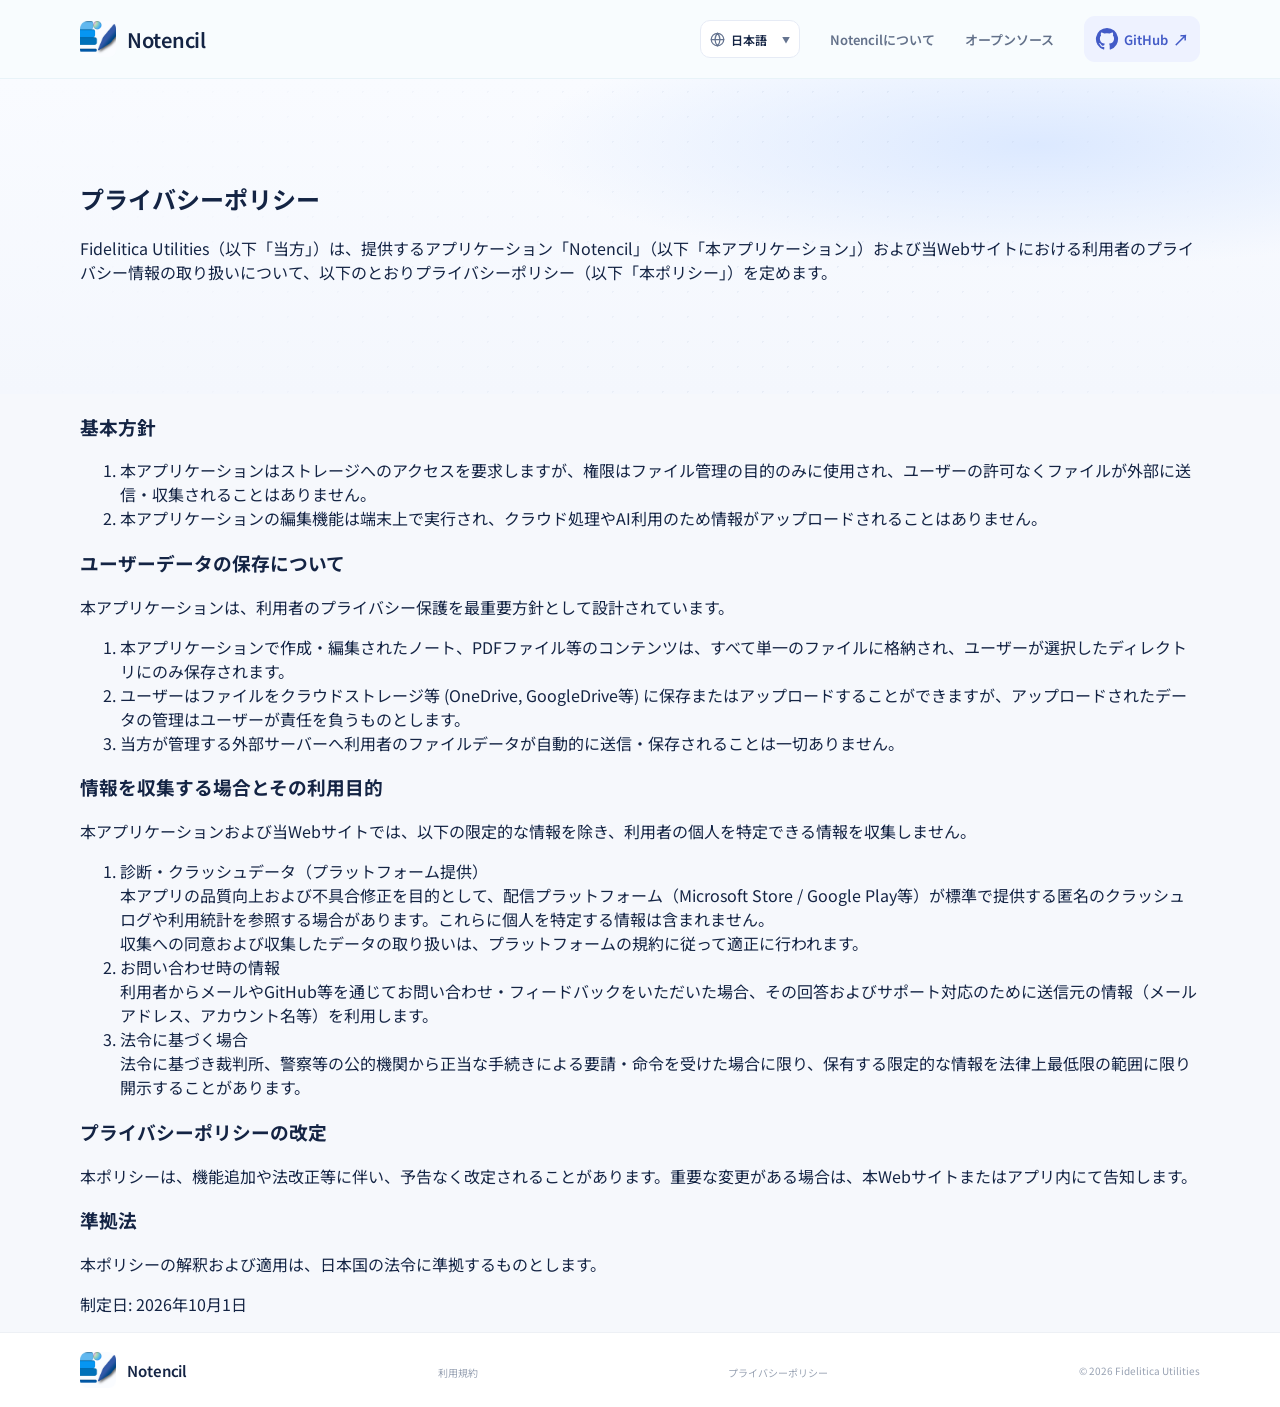
<file: ja/privacy.html>
<!doctype html>
<html lang="ja">

<script src="../res/script.js" defer></script>

<head>
    <meta charset="utf-8">
    <meta name="viewport" content="width=device-width, initial-scale=1">
    <meta name="theme-color" content="#f5f8ff">
    <meta name="description" content="手書きノートの不満を解決する、オープンソースのノートアプリ Notencil。ファイルはあなたの手元に。PDFにそのまま書き込み。買い切りで、ずっと自由に。">
    <title>Notencil | プライバシーポリシー</title>
    <link rel="icon" href="../res/notencil.ico">
    <link rel="stylesheet" href="../res/site.css">
</head>

<body>
    <header class="site-header">
        <div class="wrap nav">
            <a class="brand" href="./index.html" aria-label="Notencil ホーム">
                <img src="../res/notencil_icon5.png" width="36" height="36" alt="">
                <span>Notencil</span>
            </a>
            <nav class="navlinks" aria-label="メインナビゲーション"><!-- 言語切り替えコンボボックス -->
                <div class="lang-picker">
                    <svg class="lang-icon" viewBox="0 0 24 24" fill="none" stroke="currentColor" stroke-width="2"
                        stroke-linecap="round" stroke-linejoin="round">
                        <circle cx="12" cy="12" r="10"></circle>
                        <line x1="2" y1="12" x2="22" y2="12"></line>
                        <path
                            d="M12 2a15.3 15.3 0 0 1 4 10 15.3 15.3 0 0 1-4 10 15.3 15.3 0 0 1-4-10 15.3 15.3 0 0 1 4-10z">
                        </path>
                    </svg>
                    <select id="langSwitch_privacy" aria-label="言語選択">
                        <option value="en">English</option>
                        <option value="ja">日本語</option>
                    </select>
                    <span class="select-arrow">▼</span>
                </div>
                <a href="#why">Notencilについて</a>
                <a href="#open-source">オープンソース</a>
                <a class="nav-cta" href="https://github.com/search?q=Notencil&type=repositories" target="_blank"
                    rel="noreferrer"><svg class="cta-icon" viewBox="0 0 24 24" fill="currentColor" aria-hidden="true">
                        <path
                            d="M12 .9a11.1 11.1 0 0 0-3.51 21.63c.56.1.76-.24.76-.54v-2.08c-3.1.67-3.75-1.32-3.75-1.32-.5-1.28-1.24-1.62-1.24-1.62-1.01-.69.08-.68.08-.68 1.12.08 1.7 1.15 1.7 1.15.99 1.69 2.59 1.2 3.22.91.1-.72.39-1.2.7-1.48-2.47-.28-5.07-1.24-5.07-5.5 0-1.21.43-2.2 1.15-2.97-.12-.28-.5-1.41.11-2.93 0 0 .94-.3 3.05 1.14a10.6 10.6 0 0 1 5.55 0c2.12-1.44 3.04-1.14 3.04-1.14.61 1.52.23 2.65.12 2.93.71.77 1.14 1.76 1.14 2.97 0 4.27-2.6 5.21-5.08 5.49.4.34.75 1.02.75 2.06v3.07c0 .3.2.65.77.54A11.1 11.1 0 0 0 12 .9Z" />
                    </svg>GitHub
                    <span class="arrow">↗</span>
                </a>
            </nav>
        </div>
    </header>
    <main id="top">
        <section class="hero" id="">
            <div class="wrap">
                <h2>プライバシーポリシー</h2>
                <p>
                    Fidelitica
                    Utilities（以下「当方」）は、提供するアプリケーション「Notencil」（以下「本アプリケーション」）および当Webサイトにおける利用者のプライバシー情報の取り扱いについて、以下のとおりプライバシーポリシー（以下「本ポリシー」）を定めます。
                </p>
            </div>
        </section>

        <section class="privacy-policy">
            <div class="wrap">
                <h3>基本方針</h3>
                <ol>
                    <li>本アプリケーションはストレージへのアクセスを要求しますが、権限はファイル管理の目的のみに使用され、ユーザーの許可なくファイルが外部に送信・収集されることはありません。</li>
                    <li>本アプリケーションの編集機能は端末上で実行され、クラウド処理やAI利用のため情報がアップロードされることはありません。</li>
                </ol>

                <h3>ユーザーデータの保存について</h3>
                <p>
                    本アプリケーションは、利用者のプライバシー保護を最重要方針として設計されています。
                <ol>
                    <li>本アプリケーションで作成・編集されたノート、PDFファイル等のコンテンツは、すべて単一のファイルに格納され、ユーザーが選択したディレクトリにのみ保存されます。</li>
                    <li>ユーザーはファイルをクラウドストレージ等 (OneDrive, GoogleDrive等)
                        に保存またはアップロードすることができますが、アップロードされたデータの管理はユーザーが責任を負うものとします。</li>
                    <li>当方が管理する外部サーバーへ利用者のファイルデータが自動的に送信・保存されることは一切ありません。</li>
                </ol>
                </p>

                <h3>情報を収集する場合とその利用目的</h3>
                本アプリケーションおよび当Webサイトでは、以下の限定的な情報を除き、利用者の個人を特定できる情報を収集しません。
                <ol>
                    <li>診断・クラッシュデータ（プラットフォーム提供）</li>
                    本アプリの品質向上および不具合修正を目的として、配信プラットフォーム（Microsoft Store / Google
                    Play等）が標準で提供する匿名のクラッシュログや利用統計を参照する場合があります。これらに個人を特定する情報は含まれません。<br>
                    収集への同意および収集したデータの取り扱いは、プラットフォームの規約に従って適正に行われます。

                    <li>お問い合わせ時の情報</li>
                    利用者からメールやGitHub等を通じてお問い合わせ・フィードバックをいただいた場合、その回答およびサポート対応のために送信元の情報（メールアドレス、アカウント名等）を利用します。

                    <li>法令に基づく場合</li>
                    法令に基づき裁判所、警察等の公的機関から正当な手続きによる要請・命令を受けた場合に限り、保有する限定的な情報を法律上最低限の範囲に限り開示することがあります。<br>
                </ol>

                <h3>プライバシーポリシーの改定</h3>
                <p>
                    本ポリシーは、機能追加や法改正等に伴い、予告なく改定されることがあります。重要な変更がある場合は、本Webサイトまたはアプリ内にて告知します。
                </p>

                <h3>準拠法</h3>
                <p>本ポリシーの解釈および適用は、日本国の法令に準拠するものとします。</p>

                <!--
                    
                <h3>お問い合わせ窓口</h3>
                本ポリシーに関するお問い合わせや不具合報告は、以下よりご連絡ください。

                * 運営者: Fidelitica Utilities
                * GitHub: https://github.com/ （※リポジトリURLまたはIssueリンク）
                * 連絡先: （※連絡先メールアドレス）
                -->

                制定日: 2026年10月1日
                </p>
            </div>
        </section>
    </main>
    <footer class="foot">
        <div class="wrap foot-inner">
            <a class="brand" href="#top">
                <img src="../res/notencil_icon5.png" width="36" height="36" alt="">
                <span> Notencil </span>
            </a>
            <a href="./terms.html"> <span class="copyright"> 利用規約 </span> </a>
            <a href="./privacy.html"> <span class="copyright"> プライバシーポリシー </span> </a>
            <span class="copyright">© 2026 Fidelitica Utilities</span>
        </div>
    </footer>
</body>

</html>
</file>
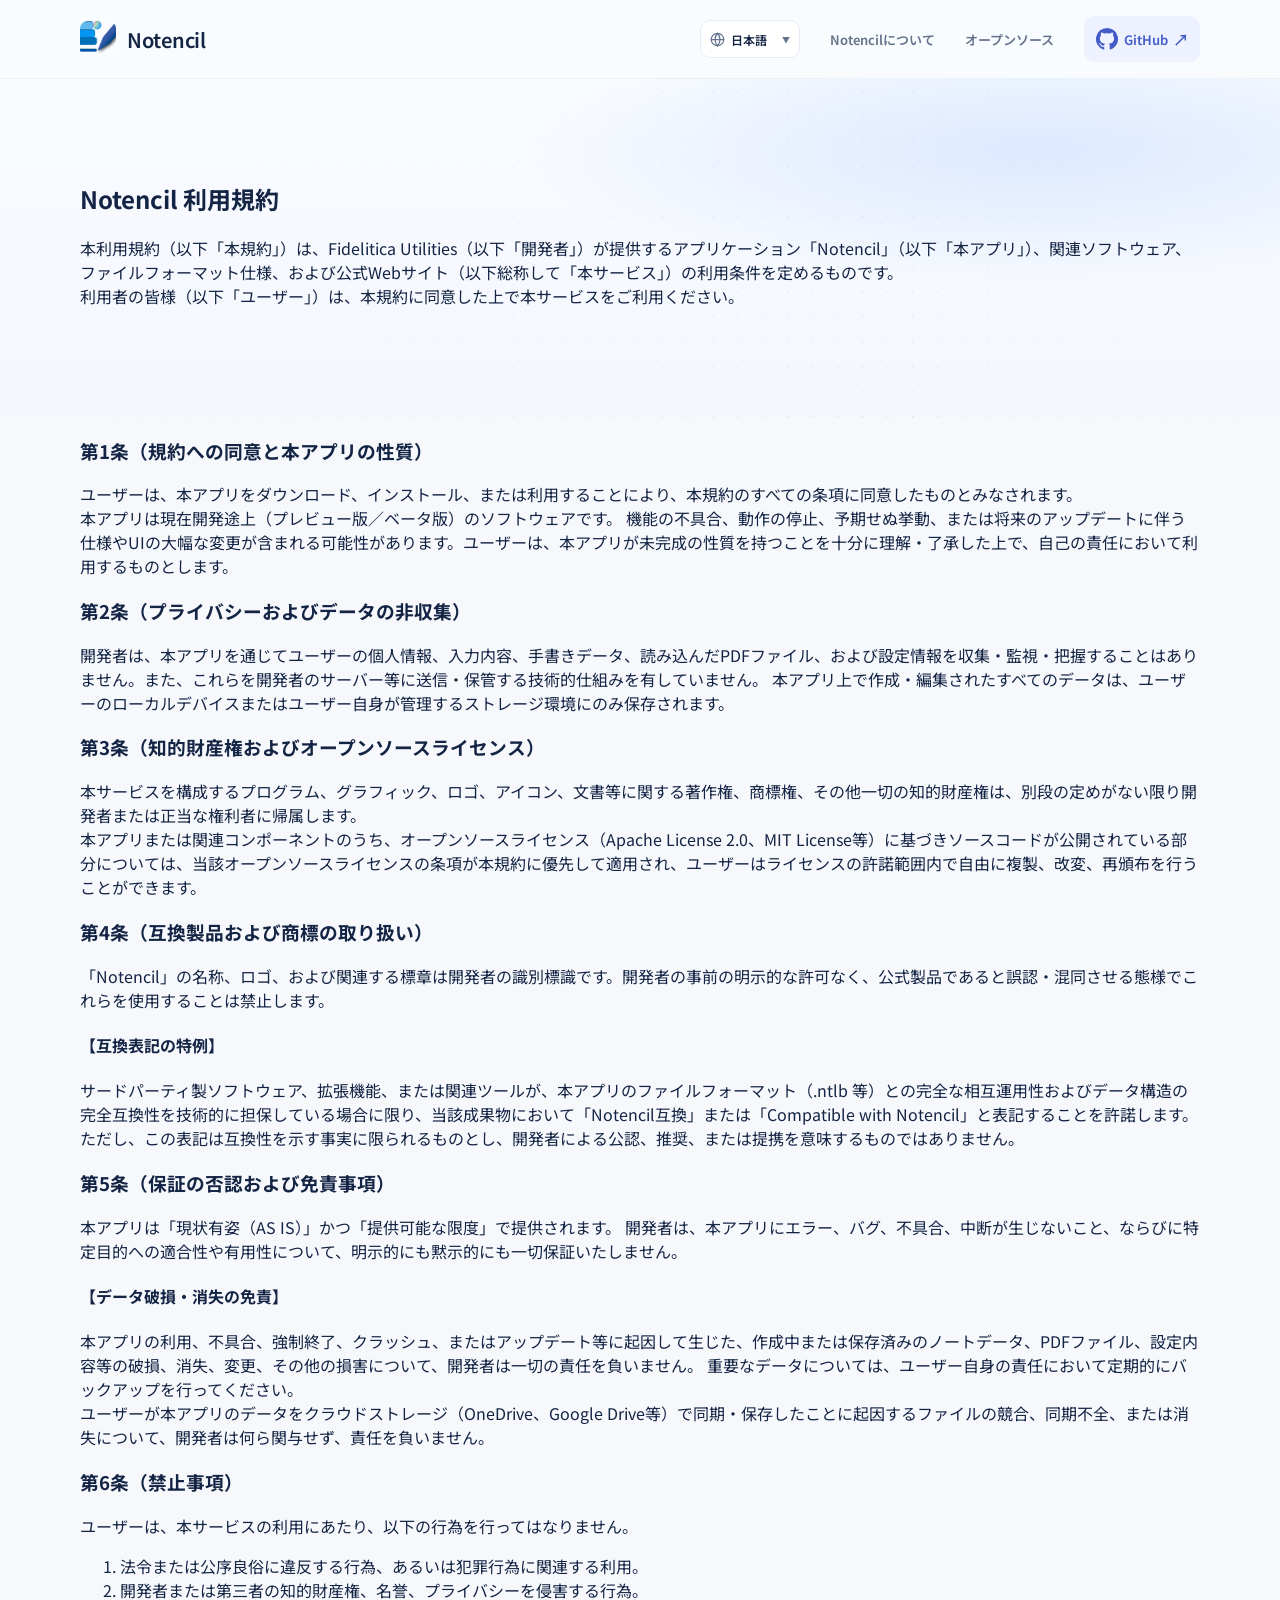
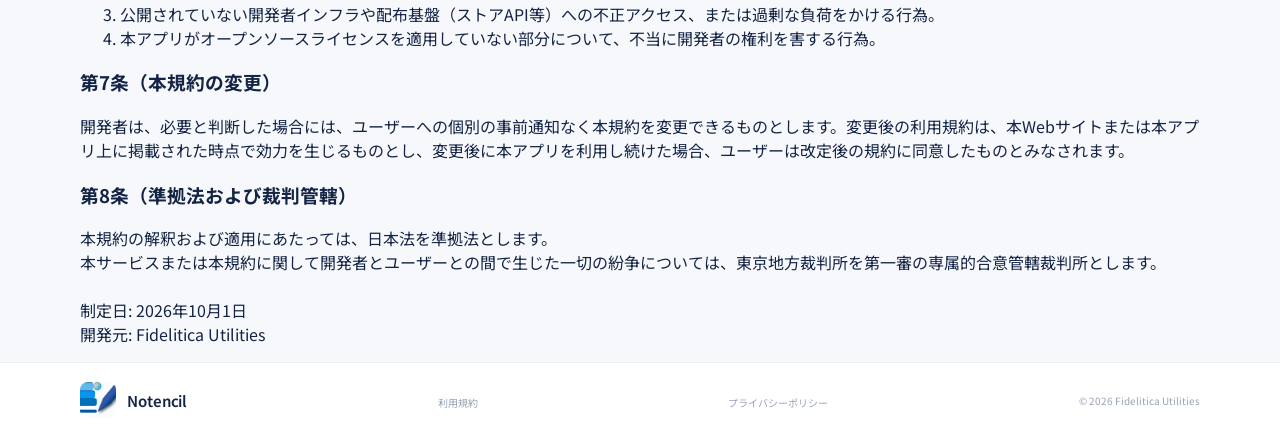
<file: ja/terms.html>
<!doctype html>
<html lang="ja">

<script src="../res/script.js" defer></script>

<head>
    <meta charset="utf-8">
    <meta name="viewport" content="width=device-width, initial-scale=1">
    <meta name="theme-color" content="#f5f8ff">
    <meta name="description" content="手書きノートの不満を解決する、オープンソースのノートアプリ Notencil。ファイルはあなたの手元に。PDFにそのまま書き込み。買い切りで、ずっと自由に。">
    <title>Notencil | 利用規約</title>
    <link rel="icon" href="../res/notencil.ico">
    <link rel="stylesheet" href="../res/site.css">
</head>

<body>
    <header class="site-header">
        <div class="wrap nav">
            <a class="brand" href="./index.html" aria-label="Notencil ホーム">
                <img src="../res/notencil_icon5.png" width="36" height="36" alt="">
                <span>Notencil</span>
            </a>
            <nav class="navlinks" aria-label="メインナビゲーション"><!-- 言語切り替えコンボボックス -->
                <div class="lang-picker">
                    <svg class="lang-icon" viewBox="0 0 24 24" fill="none" stroke="currentColor" stroke-width="2"
                        stroke-linecap="round" stroke-linejoin="round">
                        <circle cx="12" cy="12" r="10"></circle>
                        <line x1="2" y1="12" x2="22" y2="12"></line>
                        <path
                            d="M12 2a15.3 15.3 0 0 1 4 10 15.3 15.3 0 0 1-4 10 15.3 15.3 0 0 1-4-10 15.3 15.3 0 0 1 4-10z">
                        </path>
                    </svg>
                    <select id="langSwitch_terms" aria-label="言語選択">
                        <option value="en">English</option>
                        <option value="ja">日本語</option>
                    </select>
                    <span class="select-arrow">▼</span>
                </div>
                <a href="#why">Notencilについて</a>
                <a href="#open-source">オープンソース</a>
                <a class="nav-cta" href="https://github.com/search?q=Notencil&type=repositories" target="_blank"
                    rel="noreferrer"><svg class="cta-icon" viewBox="0 0 24 24" fill="currentColor" aria-hidden="true">
                        <path
                            d="M12 .9a11.1 11.1 0 0 0-3.51 21.63c.56.1.76-.24.76-.54v-2.08c-3.1.67-3.75-1.32-3.75-1.32-.5-1.28-1.24-1.62-1.24-1.62-1.01-.69.08-.68.08-.68 1.12.08 1.7 1.15 1.7 1.15.99 1.69 2.59 1.2 3.22.91.1-.72.39-1.2.7-1.48-2.47-.28-5.07-1.24-5.07-5.5 0-1.21.43-2.2 1.15-2.97-.12-.28-.5-1.41.11-2.93 0 0 .94-.3 3.05 1.14a10.6 10.6 0 0 1 5.55 0c2.12-1.44 3.04-1.14 3.04-1.14.61 1.52.23 2.65.12 2.93.71.77 1.14 1.76 1.14 2.97 0 4.27-2.6 5.21-5.08 5.49.4.34.75 1.02.75 2.06v3.07c0 .3.2.65.77.54A11.1 11.1 0 0 0 12 .9Z" />
                    </svg>GitHub
                    <span class="arrow">↗</span>
                </a>
            </nav>
        </div>
    </header>
    <main id="top">
        <section class="hero" id="">
            <div class="wrap">
                <h2>Notencil 利用規約</h2>
                <p>
                    本利用規約（以下「本規約」）は、Fidelitica
                    Utilities（以下「開発者」）が提供するアプリケーション「Notencil」（以下「本アプリ」）、関連ソフトウェア、ファイルフォーマット仕様、および公式Webサイト（以下総称して「本サービス」）の利用条件を定めるものです。<br>
                    利用者の皆様（以下「ユーザー」）は、本規約に同意した上で本サービスをご利用ください。
                </p>
            </div>
        </section>

        <section class="privacy-policy">
            <div class="wrap">
                <h3>第1条（規約への同意と本アプリの性質）</h3>
                ユーザーは、本アプリをダウンロード、インストール、または利用することにより、本規約のすべての条項に同意したものとみなされます。
                <br>
                本アプリは現在開発途上（プレビュー版／ベータ版）のソフトウェアです。
                機能の不具合、動作の停止、予期せぬ挙動、または将来のアップデートに伴う仕様やUIの大幅な変更が含まれる可能性があります。ユーザーは、本アプリが未完成の性質を持つことを十分に理解・了承した上で、自己の責任において利用するものとします。

                <h3>第2条（プライバシーおよびデータの非収集）</h3>
                開発者は、本アプリを通じてユーザーの個人情報、入力内容、手書きデータ、読み込んだPDFファイル、および設定情報を収集・監視・把握することはありません。また、これらを開発者のサーバー等に送信・保管する技術的仕組みを有していません。

                本アプリ上で作成・編集されたすべてのデータは、ユーザーのローカルデバイスまたはユーザー自身が管理するストレージ環境にのみ保存されます。

                <h3>第3条（知的財産権およびオープンソースライセンス）</h3>
                本サービスを構成するプログラム、グラフィック、ロゴ、アイコン、文書等に関する著作権、商標権、その他一切の知的財産権は、別段の定めがない限り開発者または正当な権利者に帰属します。
                <br>
                本アプリまたは関連コンポーネントのうち、オープンソースライセンス（Apache License 2.0、MIT
                License等）に基づきソースコードが公開されている部分については、当該オープンソースライセンスの条項が本規約に優先して適用され、ユーザーはライセンスの許諾範囲内で自由に複製、改変、再頒布を行うことができます。

                <h3>第4条（互換製品および商標の取り扱い）</h3>
                「Notencil」の名称、ロゴ、および関連する標章は開発者の識別標識です。開発者の事前の明示的な許可なく、公式製品であると誤認・混同させる態様でこれらを使用することは禁止します。

                <h4>【互換表記の特例】 </h4>
                サードパーティ製ソフトウェア、拡張機能、または関連ツールが、本アプリのファイルフォーマット（.ntlb
                等）との完全な相互運用性およびデータ構造の完全互換性を技術的に担保している場合に限り、当該成果物において「Notencil互換」または「Compatible with
                Notencil」と表記することを許諾します。ただし、この表記は互換性を示す事実に限られるものとし、開発者による公認、推奨、または提携を意味するものではありません。

                <h3>第5条（保証の否認および免責事項）</h3>
                本アプリは「現状有姿（AS IS）」かつ「提供可能な限度」で提供されます。
                開発者は、本アプリにエラー、バグ、不具合、中断が生じないこと、ならびに特定目的への適合性や有用性について、明示的にも黙示的にも一切保証いたしません。

                <h4>【データ破損・消失の免責】</h4>
                本アプリの利用、不具合、強制終了、クラッシュ、またはアップデート等に起因して生じた、作成中または保存済みのノートデータ、PDFファイル、設定内容等の破損、消失、変更、その他の損害について、開発者は一切の責任を負いません。
                重要なデータについては、ユーザー自身の責任において定期的にバックアップを行ってください。
                <br>
                ユーザーが本アプリのデータをクラウドストレージ（OneDrive、Google
                Drive等）で同期・保存したことに起因するファイルの競合、同期不全、または消失について、開発者は何ら関与せず、責任を負いません。

                <h3>第6条（禁止事項）</h3>
                ユーザーは、本サービスの利用にあたり、以下の行為を行ってはなりません。
                <ol>
                    <li>法令または公序良俗に違反する行為、あるいは犯罪行為に関連する利用。</li>
                    <li>開発者または第三者の知的財産権、名誉、プライバシーを侵害する行為。</li>
                    <li>公開されていない開発者インフラや配布基盤（ストアAPI等）への不正アクセス、または過剰な負荷をかける行為。</li>
                    <li>本アプリがオープンソースライセンスを適用していない部分について、不当に開発者の権利を害する行為。</li>
                </ol>

                <h3>第7条（本規約の変更）</h3>
                開発者は、必要と判断した場合には、ユーザーへの個別の事前通知なく本規約を変更できるものとします。変更後の利用規約は、本Webサイトまたは本アプリ上に掲載された時点で効力を生じるものとし、変更後に本アプリを利用し続けた場合、ユーザーは改定後の規約に同意したものとみなされます。

                <h3>第8条（準拠法および裁判管轄）</h3>
                本規約の解釈および適用にあたっては、日本法を準拠法とします。<br>

                本サービスまたは本規約に関して開発者とユーザーとの間で生じた一切の紛争については、東京地方裁判所を第一審の専属的合意管轄裁判所とします。

                <br>
                <br>
                制定日: 2026年10月1日
                <br>
                開発元: Fidelitica Utilities
                </p>
            </div>
        </section>
    </main>
    <footer class="foot">
        <div class="wrap foot-inner">
            <a class="brand" href="#top">
                <img src="../res/notencil_icon5.png" width="36" height="36" alt="">
                <span> Notencil </span>
            </a>
            <a href="./terms.html"> <span class="copyright"> 利用規約 </span> </a>
            <a href="./privacy.html"> <span class="copyright"> プライバシーポリシー </span> </a>
            <span class="copyright">© 2026 Fidelitica Utilities</span>
        </div>
    </footer>
</body>

</html>
</file>
<file: res/site.css>
@import url('https://fonts.googleapis.com/css2?family=DM+Sans:wght@400;500;600;700;800&family=Noto+Sans+JP:wght@400;500;600;700;800;900&display=swap');

:root {
  --ink: #142444;
  --muted: #657490;
  --blue: #3e6dc4;
  --deep: #1f3a92;
  --cyan: #67d9f0;
  --line: #e6ebf5;
  --surface: #fff;
  --bg: #f6f8fc;
  --mint: #e8faf6;
  --shadow: 0 16px 50px rgba(35, 65, 130, .09)
}

* {
  box-sizing: border-box
}

html {
  scroll-behavior: smooth
}

body {
  margin: 0;
  background: var(--bg);
  color: var(--ink);
  font-family: 'Noto Sans JP', sans-serif;
  -webkit-font-smoothing: antialiased
}

a {
  color: inherit;
  text-decoration: none
}

.site-header {
  position: sticky;
  top: 0;
  left: 0;
  width: 100%;
  z-index: 99999;
  background: #f8fcfef2;
  border-bottom: 1px solid #d8eaf180;
  backdrop-filter: blur(16px);
  -webkit-backdrop-filter: blur(16px);
}

.wrap {
  width: min(1120px, calc(100% - 48px));
  margin: auto
}

.nav {
  height: 78px;
  display: flex;
  align-items: center;
  justify-content: space-between
}

.brand {
  display: flex;
  align-items: center;
  gap: 11px;
  font-family: "Noto Sans JP";
  font-size: 20px;
  font-weight: 600;
  letter-spacing: -.1px
}

.logo {
  width: 36px;
  height: 36px;
  display: grid;
  place-items: center;
  border-radius: 12px;
  background: linear-gradient(145deg, #4d83ff, #2856e4);
  box-shadow: 0 5px 12px #3567f633
}

.logo svg {
  width: 23px
}

.navlinks {
  display: flex;
  align-items: center;
  gap: 30px;
  color: #63718a;
  font-size: 13px;
  font-weight: 600
}

.navlinks a:hover {
  color: var(--blue)
}

.nav-cta {
  display: inline-flex;
  align-items: center;
  white-space: nowrap;
  gap: 5px;
  padding: 11px 11px;
  border-radius: 11px;
  background: #eef2ff;
  color: #435bc7 !important
}

.cta-icon {
  width: 24px;
  height: 24px;
  display: block;
  flex-shrink: 0;
}

.hero {
  position: relative;
  overflow: hidden;
  padding: 82px 0 94px;
  background: radial-gradient(ellipse at 81% 21%, #dce9ff 0, transparent 35%), linear-gradient(180deg, #f9fbff, #f4f7fd)
}

.hero:before {
  content: '';
  position: absolute;
  inset: 0;
  background-image: radial-gradient(#a8b8d6 1px, transparent 1px);
  background-size: 25px 25px;
  opacity: .19;
  mask-image: linear-gradient(90deg, transparent, black 70%, transparent)
}

.hero-grid {
  position: relative;
  display: grid;
  grid-template-columns: 1.02fr .98fr;
  align-items: center;
  gap: 50px
}

.hero h1 {
  margin: 23px 0 18px;
  font-size: clamp(42px, 5.1vw, 66px);
  line-height: 1.24;
  letter-spacing: -.055em;
  font-weight: 800
}

.hero h1 span {
  color: var(--blue)
}

.lead {
  max-width: 475px;
  color: #66738c;
  font-size: 15px;
  line-height: 2
}

.actions {
  display: flex;
  align-items: center;
  gap: 13px;
  margin-top: 30px
}

.btn {
  display: inline-flex;
  justify-content: center;
  align-items: center;
  gap: 9px;
  padding: 14px 19px;
  border-radius: 12px;
  font-weight: 700;
  font-size: 13px;
  transition: transform .2s, box-shadow .2s
}

.btn:hover {
  transform: translateY(-2px)
}

.primary {
  background: var(--blue);
  color: white;
  box-shadow: 0 9px 20px #3567f63b
}

.primary:hover {
  box-shadow: 0 12px 24px #3567f655
}

.secondary {
  background: white;
  border: 1px solid var(--line);
  color: #52617a
}

.arrow {
  font-size: 16px
}

.hero-note {
  margin-top: 18px;
  color: #929db1;
  font-size: 11px
}

.visual {
  position: relative;
  min-height: 390px;
  display: grid;
  place-items: center
}

.orb {
  position: absolute;
  width: 330px;
  height: 330px;
  background: linear-gradient(145deg, #dbe8ff, #e9f9ff);
  border-radius: 50%;
  filter: blur(1px)
}

.paper {
  position: relative;
  width: min(365px, 90%);
  height: 300px;
  padding: 24px 26px;
  background: #fff;
  border: 1px solid #e7ecf6;
  border-radius: 18px;
  transform: rotate(-3deg);
  box-shadow: 0 30px 70px #2b4d8530
}

.paper-top {
  display: flex;
  justify-content: space-between;
  align-items: center;
  padding-bottom: 18px;
  border-bottom: 1px solid #edf0f6;
  font-size: 11px;
  font-weight: 700;
  color: #78849c
}

.dots {
  display: flex;
  gap: 5px
}

.dots b {
  width: 6px;
  height: 6px;
  border-radius: 50%;
  background: #ccd7eb
}

.page-title {
  margin: 22px 0 15px;
  font-size: 19px;
  font-weight: 800;
  letter-spacing: -.03em
}

.scribble {
  font-size: 12px;
  line-height: 2.4;
  color: #70809c
}

.scribble .blue-ink {
  color: #3869ed;
  font-weight: 700
}

.underline {
  display: inline-block;
  width: 82%;
  height: 1px;
  margin: 0 0 8px;
  background: #edf0f6
}

.scribblemark {
  position: absolute;
  right: 28px;
  bottom: 26px;
  color: #3871f0;
  font-size: 30px;
  font-weight: 700;
  transform: rotate(-8deg)
}

.float {
  position: absolute;
  padding: 12px 15px;
  border: 1px solid #e9eef8;
  border-radius: 13px;
  background: #fff;
  box-shadow: 0 12px 28px #334a731c;
  font-size: 11px;
  font-weight: 700
}

.float.local {
  top: 30px;
  right: 8px
}

.float.pdf {
  left: 0;
  bottom: 43px
}

.ficon {
  display: inline-grid;
  place-items: center;
  width: 23px;
  height: 23px;
  margin-right: 8px;
  vertical-align: middle;
  border-radius: 7px;
  background: #eaf0ff;
  color: #3567f6
}

.local .ficon {
  background: #e8faf6;
  color: #2aa985
}

.pain {
  padding: 84px 0 95px;
  background: #fff
}

.section-head {
  text-align: center;
  margin: 0 auto 43px;
  max-width: 620px
}

.kicker {
  font-size: 11px;
  letter-spacing: .14em;
  font-weight: 800;
  color: var(--blue);
  text-transform: uppercase
}

.section-head h2 {
  margin: 12px 0 13px;
  font-size: clamp(28px, 3.3vw, 38px);
  letter-spacing: -.04em;
  line-height: 1.5
}

.section-head p {
  margin: 0;
  color: var(--muted);
  font-size: 13px;
  line-height: 1.9
}

.cards {
  display: grid;
  grid-template-columns: repeat(3, 1fr);
  gap: 17px
}

.card {
  padding: 24px 22px 22px;
  border: 1px solid var(--line);
  border-radius: 17px;
  background: white;
  transition: transform .2s, box-shadow .2s
}

.card:hover {
  transform: translateY(-4px);
  box-shadow: var(--shadow)
}

.card-top {
  display: flex;
  align-items: center;
  gap: 11px;
  margin-bottom: 20px
}

.card-icon {
  width: 42px;
  height: 42px;
  display: grid;
  place-items: center;
  border-radius: 13px;
  background: #fff1ee;
  color: #ef755f
}

.card:nth-child(2) .card-icon {
  background: #fff6e7;
  color: #dd9a26
}

.card:nth-child(3) .card-icon {
  background: #f4efff;
  color: #9369d7
}

.card-icon svg {
  width: 21px
}

.worry-label {
  color: #8994a8;
  font-size: 10px;
  font-weight: 700;
  letter-spacing: .08em
}

.card h3 {
  margin: 0;
  font-size: 16px;
  line-height: 1.6;
  letter-spacing: -.02em
}

.solution {
  margin-top: 17px;
  padding: 16px;
  border-radius: 12px;
  background: #f2f6ff
}

.solution-label {
  display: flex;
  align-items: center;
  gap: 6px;
  margin-bottom: 8px;
  color: #3567f6;
  font-size: 10px;
  font-weight: 800;
  letter-spacing: .08em
}

.solution-label svg {
  width: 14px
}

.solution p {
  margin: 0;
  color: #52617a;
  font-size: 12px;
  line-height: 1.8
}

.solution strong {
  color: #234bc2
}

.principle {
  padding: 78px 0;
  background: linear-gradient(120deg, #edf4ff, #f4fbff 56%, #edfaf8)
}

.principle-grid {
  display: grid;
  grid-template-columns: 1fr 1fr;
  align-items: center;
  gap: 60px
}

.principle h2 {
  font-size: 34px;
  line-height: 1.55;
  letter-spacing: -.04em;
  margin: 14px 0
}

.principle h2 span {
  color: var(--blue)
}

.principle p {
  max-width: 465px;
  color: #62718b;
  font-size: 13px;
  line-height: 2
}

.pillars {
  display: grid;
  gap: 11px
}

.pillar {
  display: flex;
  align-items: center;
  gap: 14px;
  padding: 16px 18px;
  border: 1px solid #e4ebf5;
  border-radius: 14px;
  background: #ffffffb8
}

.pillar-icon {
  width: 39px;
  height: 39px;
  display: grid;
  place-items: center;
  border-radius: 12px;
  background: #eaf0ff;
  color: var(--blue)
}

.pillar:nth-child(2) .pillar-icon {
  background: #e8faf6;
  color: #27a682
}

.pillar:nth-child(3) .pillar-icon {
  background: #fff5e7;
  color: #d69a39
}

.pillar-icon svg {
  width: 19px
}

.pillar strong {
  display: block;
  font-size: 12px
}

.pillar small {
  display: block;
  margin-top: 4px;
  color: #8290a7;
  font-size: 10px
}

.open-source {
  padding: 86px 0 92px;
  text-align: center;
  background: #fff
}

.github-icon {
  width: 52px;
  height: 52px;
  display: grid;
  place-items: center;
  margin: 0 auto 17px;
  border-radius: 17px;
  background: #edf2ff;
  color: #315de2
}

.github-icon svg {
  width: 25px
}

.open-source h2 {
  margin: 0 0 12px;
  font-size: 32px;
  letter-spacing: -.04em
}

.open-source p {
  max-width: 540px;
  margin: 0 auto;
  color: #6e7b92;
  font-size: 13px;
  line-height: 2
}

.open-source .btn {
  margin-top: 24px
}

.foot {
  border-top: 1px solid #edf0f5;
  background: #fff
}

.foot-inner {
  height: 74px;
  display: flex;
  align-items: center;
  justify-content: space-between
}

.foot .brand {
  font-size: 15px
}

.foot .logo {
  width: 28px;
  height: 28px;
  border-radius: 9px
}

.foot .logo svg {
  width: 18px
}

.copyright {
  font-size: 10px;
  color: #98a2b3
}


/* 言語切り替えラッパー */
.lang-picker {
  position: relative;
  display: inline-flex;
  align-items: center;
  background: #ffffff;
  border: 1px solid var(--line);
  border-radius: 10px;
  padding: 0 10px 0 30px;
  /* 左側に地球儀アイコン分のスペース */
  height: 38px;
  transition: border-color .2s, box-shadow .2s;
}

.lang-picker:hover {
  border-color: #ccd7eb;
  box-shadow: 0 2px 8px rgba(35, 65, 130, .06);
}

/* 地球儀アイコン */
.lang-icon {
  position: absolute;
  left: 9px;
  width: 15px;
  height: 15px;
  color: var(--muted);
  pointer-events: none;
}

/* セレクトボックス本体（デフォルトの矢印を非表示化） */
.lang-picker select {
  appearance: none;
  -webkit-appearance: none;
  -moz-appearance: none;
  background: transparent;
  border: none;
  outline: none;
  font-family: inherit;
  font-size: 12px;
  font-weight: 600;
  color: var(--ink);
  cursor: pointer;
  padding-right: 14px;
}

/* カスタム矢印マーク */
.select-arrow {
  position: absolute;
  right: 9px;
  font-size: 8px;
  color: var(--muted);
  pointer-events: none;
}

/* モバイル表示時の調整（画面幅が狭い場合も表示を維持） */
@media (max-width: 800px) {
  .navlinks {
    display: flex;
    gap: 8px;
  }

  .lang-picker {
    height: 34px;
    padding: 0 8px 0 26px;
  }

  .lang-icon {
    left: 7px;
    width: 13px;
    height: 13px;
  }

  .lang-picker select {
    font-size: 11px;
    padding-right: 12px;
  }
}

@media(max-width:800px) {
  .hero {
    padding: 60px 0 65px
  }

  .hero-grid {
    grid-template-columns: 1fr;
    gap: 22px
  }

  .hero-copy {
    text-align: center
  }

  .lead {
    margin: auto
  }

  .actions {
    justify-content: center
  }

  .visual {
    min-height: 340px
  }

  .paper {
    height: 275px
  }

  .orb {
    width: 290px;
    height: 290px
  }

  .float.local {
    right: 5%
  }

  .float.pdf {
    left: 5%;
    bottom: 25px
  }

  .cards {
    grid-template-columns: 1fr;
    max-width: 540px;
    margin: auto
  }

  .card {
    padding: 21px
  }

  .principle-grid {
    grid-template-columns: 1fr;
    gap: 28px
  }

  .principle h2 {
    font-size: 30px
  }

  .navlinks {
    gap: 14px
  }

  .navlinks a:not(.nav-cta) {
    display: none
  }
}

@media(max-width:480px) {
  .wrap {
    width: calc(100% - 34px)
  }

  .nav {
    height: 68px
  }

  .brand {
    font-size: 18px
  }

  .nav-cta {
    padding: 9px 11px;
    font-size: 11px
  }

  .hero h1 {
    font-size: 42px
  }

  .lead {
    font-size: 13px
  }

  .actions {
    flex-direction: column
  }

  .actions .btn {
    width: 100%
  }

  .visual {
    min-height: 300px
  }

  .paper {
    width: 88%;
    height: 248px;
    padding: 20px
  }

  .page-title {
    margin: 17px 0 10px
  }

  .scribble {
    line-height: 2
  }

  .float {
    font-size: 10px;
    padding: 9px 10px
  }

  .float.local {
    top: 16px
  }

  .float.pdf {
    bottom: 17px
  }

  .section-head h2 {
    font-size: 27px
  }

  .pain {
    padding: 68px 0
  }

  .principle {
    padding: 62px 0
  }

  .principle h2 {
    font-size: 28px
  }

  .open-source h2 {
    font-size: 28px
  }

  .foot-inner {
    height: 68px
  }
}
</file>
